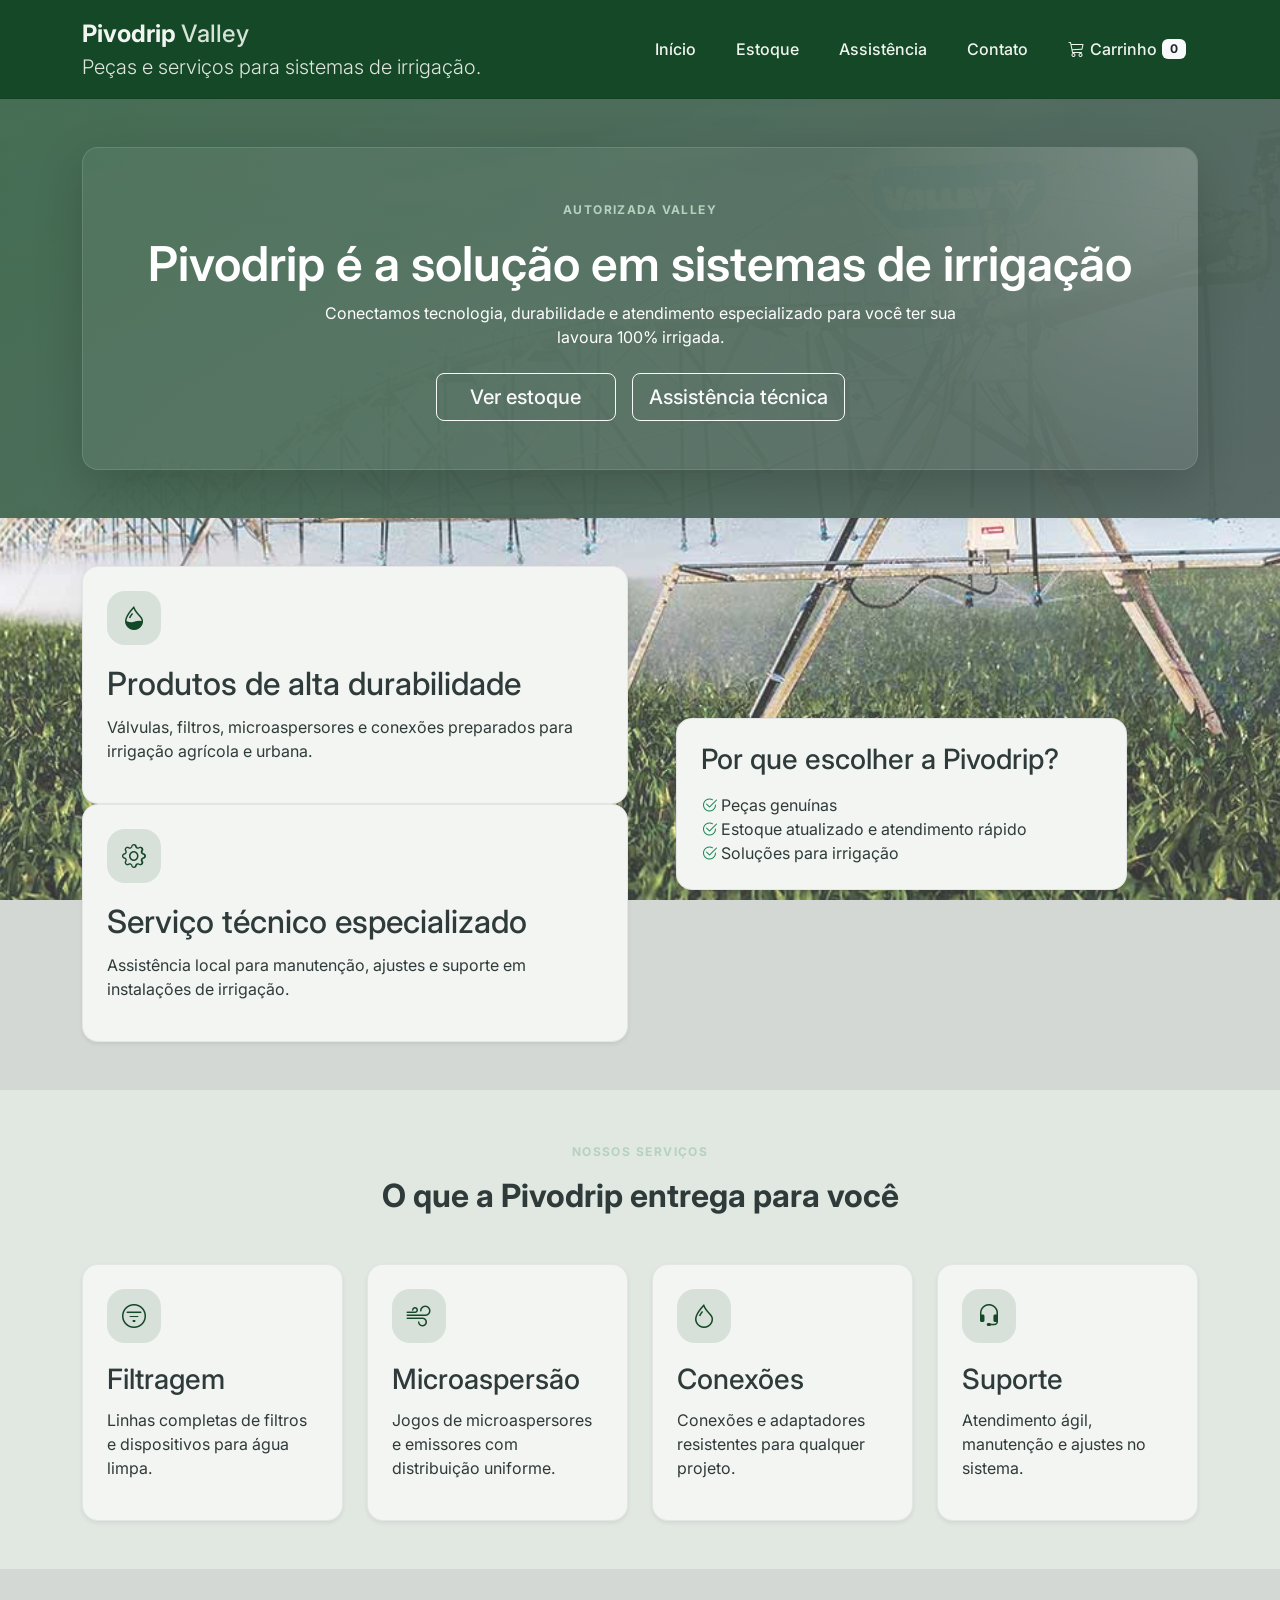
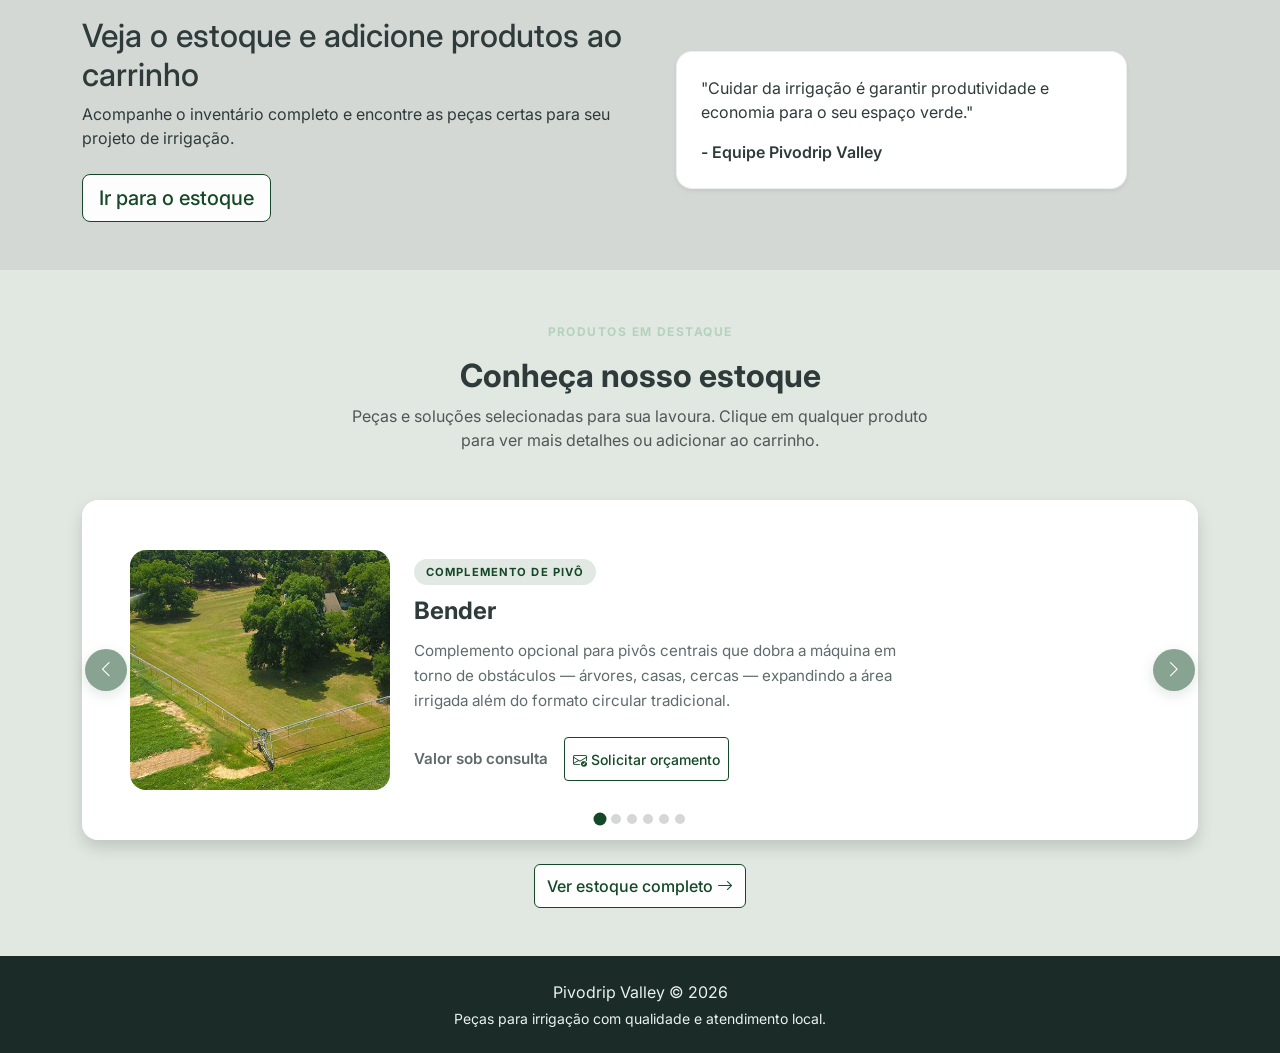
<file: index.html>
<!doctype html>
<html lang="pt-BR">

<head>
  <meta charset="UTF-8" />
  <meta name="viewport" content="width=device-width, initial-scale=1.0" />
  <title>Pivodrip | Soluções em Irrigação</title>
  <link rel="preconnect" href="https://fonts.googleapis.com" />
  <link rel="preconnect" href="https://fonts.gstatic.com" crossorigin />
  <link href="https://fonts.googleapis.com/css2?family=Inter:wght@400;500;600;700&display=swap" rel="stylesheet" />
  <link href="https://cdn.jsdelivr.net/npm/bootstrap@5.3.3/dist/css/bootstrap.min.css" rel="stylesheet" />
  <link href="https://cdn.jsdelivr.net/npm/bootstrap-icons@1.10.5/font/bootstrap-icons.css" rel="stylesheet" />
  <link rel="stylesheet" href="CSS/style.css" />
</head>

<body>
  <header class="cabecalho py-3">
    <div class="container d-flex flex-column flex-md-row align-items-center justify-content-between gap-3">
      <div>
        <a class="marca" href="index.html">Pivodrip <span class="marca-secundaria">Valley</span></a>
        <p class="lead mb-0">Peças e serviços para sistemas de irrigação.</p>
      </div>
      <nav class="menu">
        <a class="item-menu active" href="index.html">Início</a>
        <a class="item-menu" href="estoque.html">Estoque</a>
        <a class="item-menu" href="assistencia.html">Assistência</a>
        <a class="item-menu" href="contato.html">Contato</a>
        <a class="item-menu item-carrinho" href="carrinho.html"><i class="bi bi-cart3"></i> Carrinho
          <span id="cartBadge" class="badge bg-light text-dark">0</span></a>
      </nav>
    </div>
  </header>

  <main>
    <section class="inicio text-white text-center py-5">
      <div class="container">
        <div class="destaque-inicial shadow-lg p-5 rounded-4">
          <span class="subtitulo">Autorizada Valley</span>
          <h1 class="display-5 fw-semibold">
            Pivodrip é a solução em sistemas de irrigação
          </h1>
          <p class="texto-destaque mb-4">
            Conectamos tecnologia, durabilidade e atendimento especializado
            para você ter sua lavoura 100% irrigada.
          </p>
          <div class="grupo-botoes d-flex flex-column flex-sm-row justify-content-center gap-3">
            <a href="estoque.html" class="btn btn-outline-light btn-lg">Ver estoque</a>
            <a href="assistencia.html" class="btn btn-outline-light btn-lg">Assistência técnica</a>
          </div>
        </div>
      </div>
    </section>

    <section class="container py-5">
      <div class="row align-items-center gap-4">
        <div class="col-lg-6">
          <div class="destaque p-4 rounded-4 shadow-sm animate-fade">
            <i class="bi bi-droplet-half icone-destaque"></i>
            <h2>Produtos de alta durabilidade</h2>
            <p>
              Válvulas, filtros, microaspersores e conexões preparados para
              irrigação agrícola e urbana.
            </p>
          </div>
          <div class="destaque p-4 rounded-4 shadow-sm animate-fade delay-1">
            <i class="bi bi-gear icone-destaque"></i>
            <h2>Serviço técnico especializado</h2>
            <p>
              Assistência local para manutenção, ajustes e suporte em
              instalações de irrigação.
            </p>
          </div>
        </div>
        <div class="col-lg-5">
          <div class="caixa-info rounded-4 p-4 shadow-sm animate-fade delay-2">
            <h3 class="mb-3">Por que escolher a Pivodrip?</h3>
            <ul class="list-unstyled mb-0">
              <li>
                <i class="bi bi-check2-circle text-success"></i> Peças
                genuínas
              </li>
              <li>
                <i class="bi bi-check2-circle text-success"></i> Estoque
                atualizado e atendimento rápido
              </li>
              <li>
                <i class="bi bi-check2-circle text-success"></i> Soluções para
                irrigação
              </li>
            </ul>
          </div>
        </div>
      </div>
    </section>

    <section class="bg-secondary-light py-5">
      <div class="container">
        <div class="titulo-secao text-center mb-5">
          <span class="subtitulo">Nossos serviços</span>
          <h2>O que a Pivodrip entrega para você</h2>
        </div>
        <div class="row g-4">
          <div class="col-md-6 col-xl-3">
            <div class="servico p-4 rounded-4 shadow-sm animate-fade">
              <i class="bi bi-filter-circle icone-destaque"></i>
              <h3>Filtragem</h3>
              <p>
                Linhas completas de filtros e dispositivos para água limpa.
              </p>
            </div>
          </div>
          <div class="col-md-6 col-xl-3">
            <div class="servico p-4 rounded-4 shadow-sm animate-fade delay-1">
              <i class="bi bi-wind icone-destaque"></i>
              <h3>Microaspersão</h3>
              <p>
                Jogos de microaspersores e emissores com distribuição
                uniforme.
              </p>
            </div>
          </div>
          <div class="col-md-6 col-xl-3">
            <div class="servico p-4 rounded-4 shadow-sm animate-fade delay-2">
              <i class="bi bi-droplet icone-destaque"></i>
              <h3>Conexões</h3>
              <p>Conexões e adaptadores resistentes para qualquer projeto.</p>
            </div>
          </div>
          <div class="col-md-6 col-xl-3">
            <div class="servico p-4 rounded-4 shadow-sm animate-fade delay-3">
              <i class="bi bi-headset icone-destaque"></i>
              <h3>Suporte</h3>
              <p>
                Atendimento ágil, manutenção e ajustes no
                sistema.
              </p>
            </div>
          </div>
        </div>
      </div>
    </section>

    <section class="container py-5">
      <div class="row align-items-center gap-4">
        <div class="col-lg-6 animate-fade">
          <h2>Veja o estoque e adicione produtos ao carrinho</h2>
          <p class="mb-4">
            Acompanhe o inventário completo e encontre as peças certas para
            seu projeto de irrigação.
          </p>
          <a href="estoque.html" class="btn btn-outline-primary btn-lg">Ir para o estoque</a>
        </div>
        <div class="col-lg-5 animate-fade delay-1">
          <div class="caixa-citacao rounded-4 p-4 shadow-sm">
            <p class="mb-3">
              "Cuidar da irrigação é garantir produtividade e economia para o
              seu espaço verde."
            </p>
            <p class="fw-semibold mb-0">- Equipe Pivodrip Valley</p>
          </div>
        </div>
      </div>
    </section>

    <section class="bg-secondary-light py-5">
      <div class="container">
        <div class="titulo-secao text-center mb-5">
          <span class="subtitulo">Produtos em destaque</span>
          <h2>Conheça nosso estoque</h2>
          <p class="text-muted mx-auto" style="max-width: 600px">
            Peças e soluções selecionadas para sua lavoura. Clique em qualquer
            produto para ver mais detalhes ou adicionar ao carrinho.
          </p>
        </div>

        <div id="carrosselProdutos" class="carousel slide carrossel-produtos" data-bs-ride="carousel"
          data-bs-interval="4500">

          <div class="carousel-indicators carrossel-indicadores">
            <button type="button" data-bs-target="#carrosselProdutos" data-bs-slide-to="0" class="active"
              aria-current="true" aria-label="Bender"></button>
            <button type="button" data-bs-target="#carrosselProdutos" data-bs-slide-to="1"
              aria-label="Estação Meteorológica"></button>
            <button type="button" data-bs-target="#carrosselProdutos" data-bs-slide-to="2"
              aria-label="Pivot Linear"></button>
            <button type="button" data-bs-target="#carrosselProdutos" data-bs-slide-to="3"
              aria-label="IrrigaMágico"></button>
            <button type="button" data-bs-target="#carrosselProdutos" data-bs-slide-to="4"
              aria-label="Pivot 5 Polegadas"></button>
            <button type="button" data-bs-target="#carrosselProdutos" data-bs-slide-to="5"
              aria-label="Pivot Spinner"></button>
          </div>

          <div class="carousel-inner rounded-4 shadow">
            <div class="carousel-item active">
              <div class="carrossel-card d-flex flex-column flex-md-row align-items-center gap-4 p-4 p-md-5">
                <div class="carrossel-imagem-wrap flex-shrink-0">
                  <img src="IMG/bender.jpeg" alt="Bender" class="carrossel-img" />
                </div>
                <div class="carrossel-info flex-grow-1">
                  <span class="badge-categoria">Complemento de pivô</span>
                  <h3 class="carrossel-titulo">Bender</h3>
                  <p class="carrossel-desc">
                    Complemento opcional para pivôs centrais que dobra a máquina em
                    torno de obstáculos — árvores, casas, cercas — expandindo a área
                    irrigada além do formato circular tradicional.
                  </p>
                  <div class="d-flex align-items-center gap-3 mt-4">
                    <span class="carrossel-preco sob-consulta">Valor sob consulta</span>
                    <a href="contato.html" class="btn btn-outline-primary btn-sm">
                      <i class="bi bi-envelope-check me-1"></i>Solicitar orçamento
                    </a>
                  </div>
                </div>
              </div>
            </div>

            <div class="carousel-item">
              <div class="carrossel-card d-flex flex-column flex-md-row align-items-center gap-4 p-4 p-md-5">
                <div class="carrossel-imagem-wrap flex-shrink-0">
                  <img src="IMG/estacao.jpeg" alt="Estação Meteorológica" class="carrossel-img" />
                </div>
                <div class="carrossel-info flex-grow-1">
                  <span class="badge-categoria">Monitoramento</span>
                  <h3 class="carrossel-titulo">Estação Meteorológica Doméstica</h3>
                  <p class="carrossel-desc">
                    Mensura temperatura, umidade, radiação solar, velocidade e direção
                    do vento, volume de chuvas e previsão dos próximos dias — tudo
                    integrado ao Valley Scheduling.
                  </p>
                  <div class="d-flex align-items-center gap-3 mt-4">
                    <span class="carrossel-preco">R$ 25.000,00</span>
                    <button class="btn btn-success btn-sm" data-cart-add data-id="FD02"
                      data-name="Estação Metereológica Doméstica" data-price="25000.00">
                      <i class="bi bi-cart-plus me-1"></i>Adicionar ao carrinho
                    </button>
                  </div>
                </div>
              </div>
            </div>

            <div class="carousel-item">
              <div class="carrossel-card d-flex flex-column flex-md-row align-items-center gap-4 p-4 p-md-5">
                <div class="carrossel-imagem-wrap flex-shrink-0">
                  <img src="IMG/lineares.jpeg" alt="Pivot Linear" class="carrossel-img" />
                </div>
                <div class="carrossel-info flex-grow-1">
                  <span class="badge-categoria">Pivot Central</span>
                  <h3 class="carrossel-titulo">Pivot Linear</h3>
                  <p class="carrossel-desc">
                    Percorre o campo em linha reta ao invés de girar em torno de uma
                    torre central. Disponível nas versões standard, rebocável e
                    giratória para diferentes configurações de campo.
                  </p>
                  <div class="d-flex align-items-center gap-3 mt-4">
                    <span class="carrossel-preco sob-consulta">Valor sob consulta</span>
                    <a href="contato.html" class="btn btn-outline-primary btn-sm">
                      <i class="bi bi-envelope-check me-1"></i>Solicitar orçamento
                    </a>
                  </div>
                </div>
              </div>
            </div>

            <div class="carousel-item">
              <div class="carrossel-card d-flex flex-column flex-md-row align-items-center gap-4 p-4 p-md-5">
                <div class="carrossel-imagem-wrap flex-shrink-0">
                  <img src="IMG/irriga.png" alt="IrrigaMágico" class="carrossel-img" />
                </div>
                <div class="carrossel-info flex-grow-1">
                  <span class="badge-categoria">Automação</span>
                  <h3 class="carrossel-titulo">IrrigaMágico</h3>
                  <p class="carrossel-desc">
                    Irrigação automática programável por dia e horário, sem intervenção
                    manual. Garante eficiência no uso dos recursos hídricos e reduz a
                    dependência de mão de obra no campo.
                  </p>
                  <div class="d-flex align-items-center gap-3 mt-4">
                    <span class="carrossel-preco">R$ 499,99</span>
                    <button class="btn btn-success btn-sm" data-cart-add data-id="AR04" data-name="IrrigaMágico"
                      data-price="499.99">
                      <i class="bi bi-cart-plus me-1"></i>Adicionar ao carrinho
                    </button>
                  </div>
                </div>
              </div>
            </div>

            <div class="carousel-item">
              <div class="carrossel-card d-flex flex-column flex-md-row align-items-center gap-4 p-4 p-md-5">
                <div class="carrossel-imagem-wrap flex-shrink-0">
                  <img src="IMG/polegada.jpeg" alt="Pivot 5 Polegadas" class="carrossel-img" />
                </div>
                <div class="carrossel-info flex-grow-1">
                  <span class="badge-categoria">Pivot Central</span>
                  <h3 class="carrossel-titulo">Pivot 5 Polegadas</h3>
                  <p class="carrossel-desc">
                    Solução de baixo custo ideal para irrigar até 40 hectares com o
                    mesmo design e desempenho de alta qualidade dos demais produtos
                    Valley.
                  </p>
                  <div class="d-flex align-items-center gap-3 mt-4">
                    <span class="carrossel-preco sob-consulta">Valor sob consulta</span>
                    <a href="contato.html" class="btn btn-outline-primary btn-sm">
                      <i class="bi bi-envelope-check me-1"></i>Solicitar orçamento
                    </a>
                  </div>
                </div>
              </div>
            </div>

            <div class="carousel-item">
              <div class="carrossel-card d-flex flex-column flex-md-row align-items-center gap-4 p-4 p-md-5">
                <div class="carrossel-imagem-wrap flex-shrink-0">
                  <img src="IMG/spinner.jpeg" alt="Pivot Spinner" class="carrossel-img" />
                </div>
                <div class="carrossel-info flex-grow-1">
                  <span class="badge-categoria">Pivot sem eletricidade</span>
                  <h3 class="carrossel-titulo">Pivot Spinner</h3>
                  <p class="carrossel-desc">
                    Projetado para pequenos produtores com acesso limitado à
                    eletricidade. Quando o campo exige o melhor mas a infraestrutura
                    não permite serviço elétrico, o Valley Spinner é a escolha certa.
                  </p>
                  <div class="d-flex align-items-center gap-3 mt-4">
                    <span class="carrossel-preco sob-consulta">Valor sob consulta</span>
                    <a href="contato.html" class="btn btn-outline-primary btn-sm">
                      <i class="bi bi-envelope-check me-1"></i>Solicitar orçamento
                    </a>
                  </div>
                </div>
              </div>
            </div>
          </div>

          <button class="carousel-control-prev carrossel-ctrl" type="button" data-bs-target="#carrosselProdutos"
            data-bs-slide="prev">
            <span class="carrossel-ctrl-icon">
              <i class="bi bi-chevron-left"></i>
            </span>
            <span class="visually-hidden">Anterior</span>
          </button>
          <button class="carousel-control-next carrossel-ctrl" type="button" data-bs-target="#carrosselProdutos"
            data-bs-slide="next">
            <span class="carrossel-ctrl-icon">
              <i class="bi bi-chevron-right"></i>
            </span>
            <span class="visually-hidden">Próximo</span>
          </button>
        </div>

        <div class="text-center mt-4">
          <a href="estoque.html" class="btn btn-outline-primary">
            Ver estoque completo <i class="bi bi-arrow-right ms-1"></i>
          </a>
        </div>

      </div>
    </section>
  </main>

  <footer class="site-footer py-4">
    <div class="container text-center">
      <p class="mb-1">Pivodrip Valley &copy; 2026</p>
      <p class="small">
        Peças para irrigação com qualidade e atendimento local.
      </p>
    </div>
  </footer>

  <script src="https://cdn.jsdelivr.net/npm/bootstrap@5.3.3/dist/js/bootstrap.bundle.min.js"></script>
  <script src="JS/cart.js"></script>
</body>

</html>
</file>
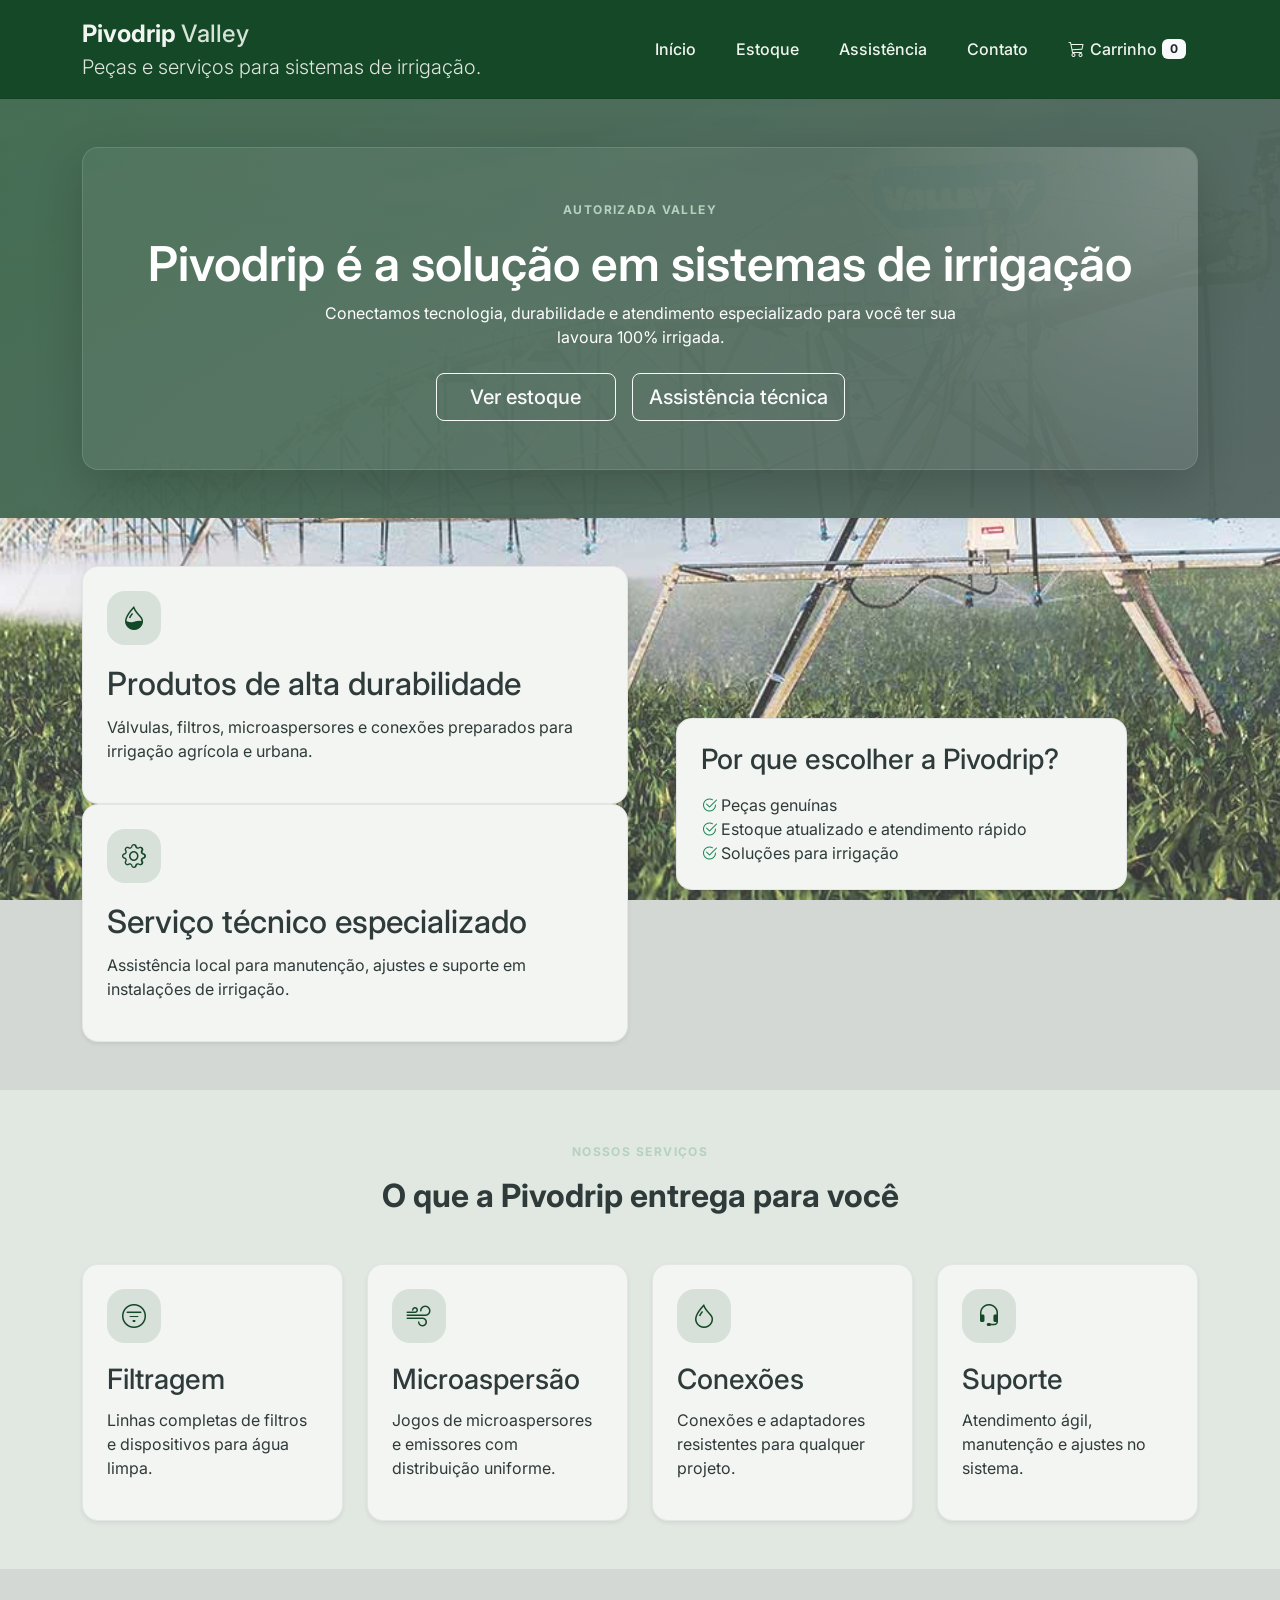
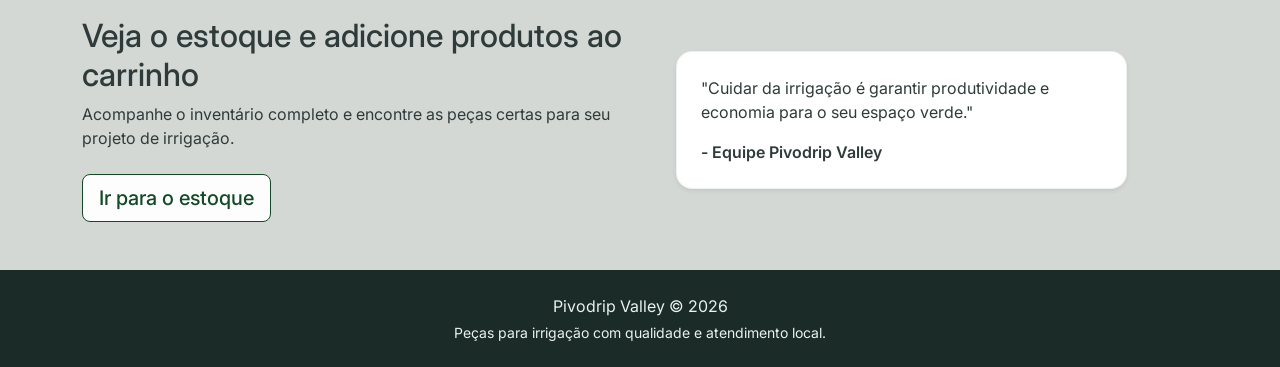
<file: pivodrip/index.html>
<!doctype html>
<html lang="pt-BR">

<head>
  <meta charset="UTF-8" />
  <meta name="viewport" content="width=device-width, initial-scale=1.0" />
  <title>Pivodrip | Soluções em Irrigação</title>
  <link rel="preconnect" href="https://fonts.googleapis.com" />
  <link rel="preconnect" href="https://fonts.gstatic.com" crossorigin />
  <link href="https://fonts.googleapis.com/css2?family=Inter:wght@400;500;600;700&display=swap" rel="stylesheet" />
  <link href="https://cdn.jsdelivr.net/npm/bootstrap@5.3.3/dist/css/bootstrap.min.css" rel="stylesheet" />
  <link href="https://cdn.jsdelivr.net/npm/bootstrap-icons@1.10.5/font/bootstrap-icons.css" rel="stylesheet" />
  <link rel="stylesheet" href="CSS/style.css" />
</head>

<body>
  <header class="cabecalho py-3">
    <div class="container d-flex flex-column flex-md-row align-items-center justify-content-between gap-3">
      <div>
        <a class="marca" href="index.html">Pivodrip <span class="marca-secundaria">Valley</span></a>
        <p class="lead mb-0">Peças e serviços para sistemas de irrigação.</p>
      </div>
      <nav class="menu">
        <a class="item-menu active" href="index.html">Início</a>
        <a class="item-menu" href="estoque.html">Estoque</a>
        <a class="item-menu" href="assistencia.html">Assistência</a>
        <a class="item-menu" href="contato.html">Contato</a>
        <a class="item-menu item-carrinho" href="carrinho.html"><i class="bi bi-cart3"></i> Carrinho
          <span id="cartBadge" class="badge bg-light text-dark">0</span></a>
      </nav>
    </div>
  </header>

  <main>
    <section class="inicio text-white text-center py-5">
      <div class="container">
        <div class="destaque-inicial shadow-lg p-5 rounded-4">
          <span class="subtitulo">Autorizada Valley</span>
          <h1 class="display-5 fw-semibold">
            Pivodrip é a solução em sistemas de irrigação
          </h1>
          <p class="texto-destaque mb-4">
            Conectamos tecnologia, durabilidade e atendimento especializado
            para você ter sua lavoura 100% irrigada.
          </p>
          <div class="grupo-botoes d-flex flex-column flex-sm-row justify-content-center gap-3">
            <a href="estoque.html" class="btn btn-outline-light btn-lg">Ver estoque</a>
            <a href="assistencia.html" class="btn btn-outline-light btn-lg">Assistência técnica</a>
          </div>
        </div>
      </div>
    </section>

    <section class="container py-5">
      <div class="row align-items-center gap-4">
        <div class="col-lg-6">
          <div class="destaque p-4 rounded-4 shadow-sm animate-fade">
            <i class="bi bi-droplet-half icone-destaque"></i>
            <h2>Produtos de alta durabilidade</h2>
            <p>
              Válvulas, filtros, microaspersores e conexões preparados para
              irrigação agrícola e urbana.
            </p>
          </div>
          <div class="destaque p-4 rounded-4 shadow-sm animate-fade delay-1">
            <i class="bi bi-gear icone-destaque"></i>
            <h2>Serviço técnico especializado</h2>
            <p>
              Assistência local para manutenção, ajustes e suporte em
              instalações de irrigação.
            </p>
          </div>
        </div>
        <div class="col-lg-5">
          <div class="caixa-info rounded-4 p-4 shadow-sm animate-fade delay-2">
            <h3 class="mb-3">Por que escolher a Pivodrip?</h3>
            <ul class="list-unstyled mb-0">
              <li>
                <i class="bi bi-check2-circle text-success"></i> Peças
                genuínas
              </li>
              <li>
                <i class="bi bi-check2-circle text-success"></i> Estoque
                atualizado e atendimento rápido
              </li>
              <li>
                <i class="bi bi-check2-circle text-success"></i> Soluções para
                irrigação
              </li>
            </ul>
          </div>
        </div>
      </div>
    </section>

    <section class="bg-secondary-light py-5">
      <div class="container">
        <div class="titulo-secao text-center mb-5">
          <span class="subtitulo">Nossos serviços</span>
          <h2>O que a Pivodrip entrega para você</h2>
        </div>
        <div class="row g-4">
          <div class="col-md-6 col-xl-3">
            <div class="servico p-4 rounded-4 shadow-sm animate-fade">
              <i class="bi bi-filter-circle icone-destaque"></i>
              <h3>Filtragem</h3>
              <p>
                Linhas completas de filtros e dispositivos para água limpa.
              </p>
            </div>
          </div>
          <div class="col-md-6 col-xl-3">
            <div class="servico p-4 rounded-4 shadow-sm animate-fade delay-1">
              <i class="bi bi-wind icone-destaque"></i>
              <h3>Microaspersão</h3>
              <p>
                Jogos de microaspersores e emissores com distribuição
                uniforme.
              </p>
            </div>
          </div>
          <div class="col-md-6 col-xl-3">
            <div class="servico p-4 rounded-4 shadow-sm animate-fade delay-2">
              <i class="bi bi-droplet icone-destaque"></i>
              <h3>Conexões</h3>
              <p>Conexões e adaptadores resistentes para qualquer projeto.</p>
            </div>
          </div>
          <div class="col-md-6 col-xl-3">
            <div class="servico p-4 rounded-4 shadow-sm animate-fade delay-3">
              <i class="bi bi-headset icone-destaque"></i>
              <h3>Suporte</h3>
              <p>
                Atendimento ágil, manutenção e ajustes no
                sistema.
              </p>
            </div>
          </div>
        </div>
      </div>
    </section>

    <section class="container py-5">
      <div class="row align-items-center gap-4">
        <div class="col-lg-6 animate-fade">
          <h2>Veja o estoque e adicione produtos ao carrinho</h2>
          <p class="mb-4">
            Acompanhe o inventário completo e encontre as peças certas para
            seu projeto de irrigação.
          </p>
          <a href="estoque.html" class="btn btn-outline-primary btn-lg">Ir para o estoque</a>
        </div>
        <div class="col-lg-5 animate-fade delay-1">
          <div class="caixa-citacao rounded-4 p-4 shadow-sm">
            <p class="mb-3">
              "Cuidar da irrigação é garantir produtividade e economia para o
              seu espaço verde."
            </p>
            <p class="fw-semibold mb-0">- Equipe Pivodrip Valley</p>
          </div>
        </div>
      </div>
    </section>
  </main>

  <footer class="site-footer py-4">
    <div class="container text-center">
      <p class="mb-1">Pivodrip Valley &copy; 2026</p>
      <p class="small">
        Peças para irrigação com qualidade e atendimento local.
      </p>
    </div>
  </footer>

  <script src="https://cdn.jsdelivr.net/npm/bootstrap@5.3.3/dist/js/bootstrap.bundle.min.js"></script>
  <script src="JS/cart.js"></script>
</body>

</html>
</file>
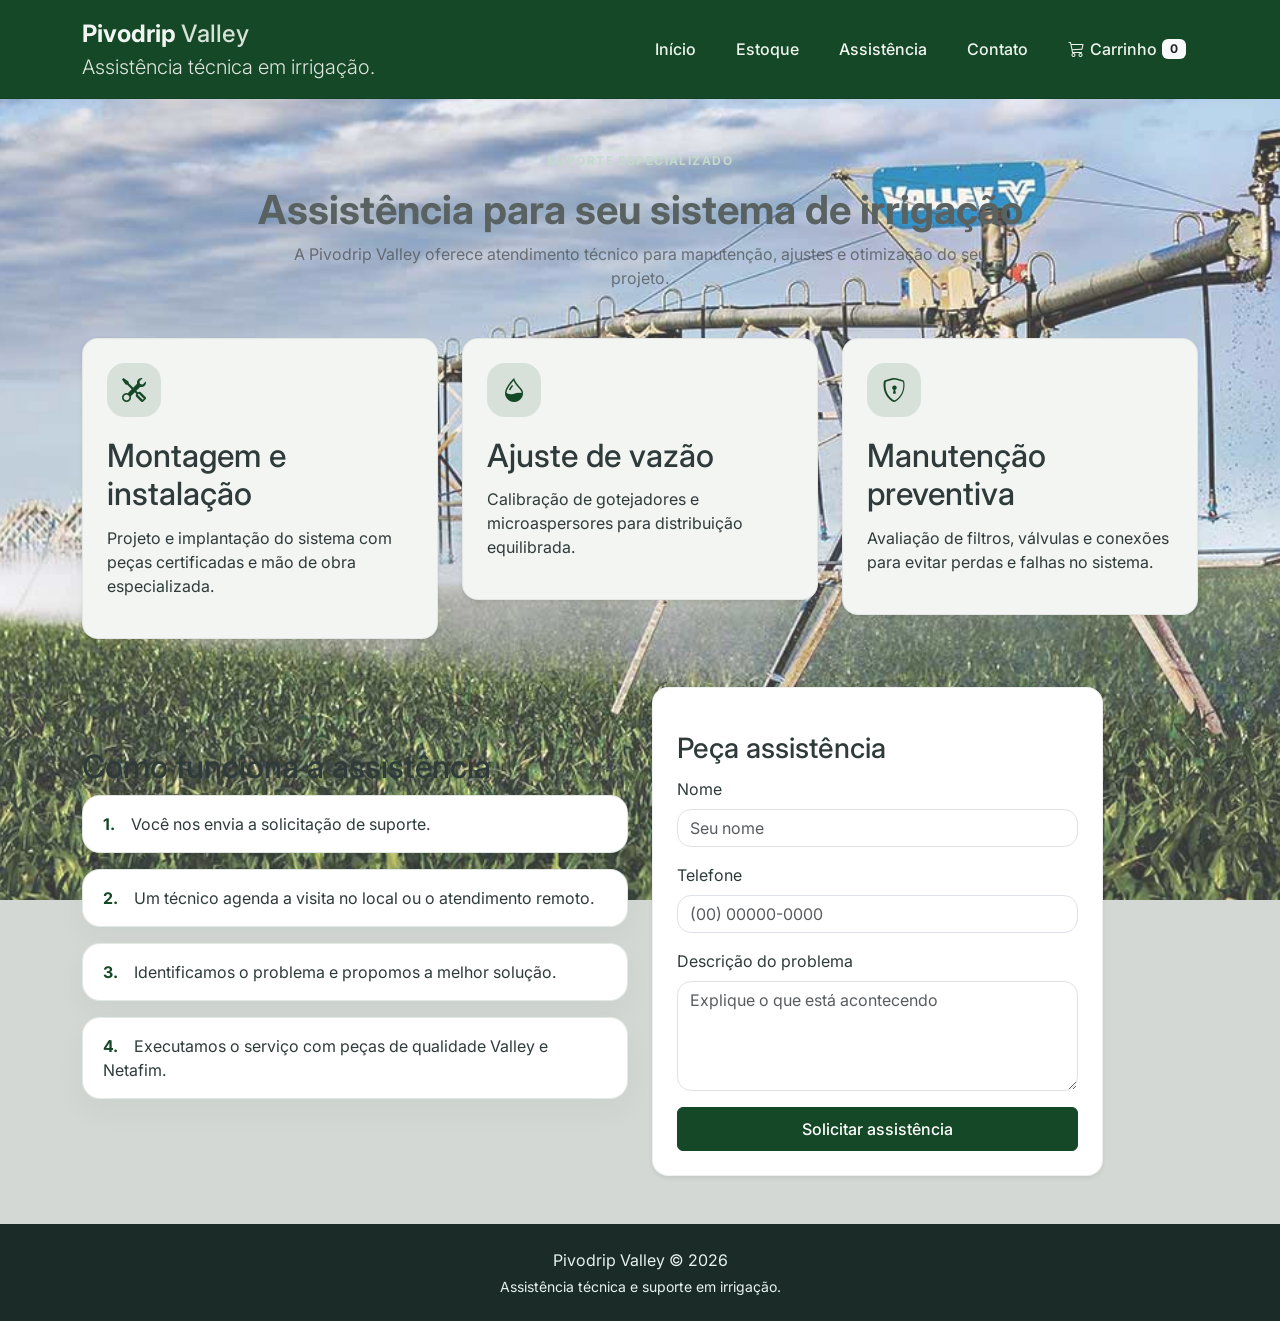
<file: assistencia.html>
<!DOCTYPE html>
<html lang="pt-BR">
<head>
  <meta charset="UTF-8">
  <meta name="viewport" content="width=device-width, initial-scale=1.0">
  <title>Assistência | Pivodrip</title>
  <link rel="preconnect" href="https://fonts.googleapis.com">
  <link rel="preconnect" href="https://fonts.gstatic.com" crossorigin>
  <link href="https://fonts.googleapis.com/css2?family=Inter:wght@400;500;600;700&display=swap" rel="stylesheet">
  <link href="https://cdn.jsdelivr.net/npm/bootstrap@5.3.3/dist/css/bootstrap.min.css" rel="stylesheet">
  <link href="https://cdn.jsdelivr.net/npm/bootstrap-icons@1.10.5/font/bootstrap-icons.css" rel="stylesheet">
  <link rel="stylesheet" href="CSS/style.css">
</head>
<body>
  <header class="cabecalho py-3">
    <div class="container d-flex flex-column flex-md-row align-items-center justify-content-between gap-3">
      <div>
        <a class="marca" href="index.html">Pivodrip <span class="marca-secundaria">Valley</span></a>
        <p class="lead mb-0">Assistência técnica em irrigação.</p>
      </div>
      <nav class="menu">
        <a class="item-menu" href="index.html">Início</a>
        <a class="item-menu" href="estoque.html">Estoque</a>
        <a class="item-menu active" href="assistencia.html">Assistência</a>
        <a class="item-menu" href="contato.html">Contato</a>
        <a class="item-menu item-carrinho" href="carrinho.html"><i class="bi bi-cart3"></i> Carrinho <span id="cartBadge" class="badge bg-light text-dark">0</span></a>
      </nav>
    </div>
  </header>

  <main class="container py-5">
    <div class="titulo-secao text-center mb-5">
      <span class="subtitulo">Suporte especializado</span>
      <h1>Assistência para seu sistema de irrigação</h1>
      <p class="text-muted mx-auto" style="max-width: 740px;">A Pivodrip Valley oferece atendimento técnico para manutenção, ajustes e otimização do seu projeto.</p>
    </div>

    <div class="row g-4 mb-5">
      <div class="col-md-4">
        <div class="cartao-suporte rounded-4 p-4 shadow-sm animate-fade">
          <i class="bi bi-tools icone-destaque"></i>
          <h2>Montagem e instalação</h2>
          <p>Projeto e implantação do sistema com peças certificadas e mão de obra especializada.</p>
        </div>
      </div>
      <div class="col-md-4">
        <div class="cartao-suporte rounded-4 p-4 shadow-sm animate-fade delay-1">
          <i class="bi bi-droplet-half icone-destaque"></i>
          <h2>Ajuste de vazão</h2>
          <p>Calibração de gotejadores e microaspersores para distribuição equilibrada.</p>
        </div>
      </div>
      <div class="col-md-4">
        <div class="cartao-suporte rounded-4 p-4 shadow-sm animate-fade delay-2">
          <i class="bi bi-shield-lock icone-destaque"></i>
          <h2>Manutenção preventiva</h2>
          <p>Avaliação de filtros, válvulas e conexões para evitar perdas e falhas no sistema.</p>
        </div>
      </div>
    </div>

    <div class="row g-4 align-items-center">
      <div class="col-lg-6 animate-fade">
        <h2>Como funciona a assistência</h2>
        <ol class="assist-list">
          <li><strong>1.</strong> Você nos envia a solicitação de suporte.</li>
          <li><strong>2.</strong> Um técnico agenda a visita no local ou o atendimento remoto.</li>
          <li><strong>3.</strong> Identificamos o problema e propomos a melhor solução.</li>
          <li><strong>4.</strong> Executamos o serviço com peças de qualidade Valley e Netafim.</li>
        </ol>
      </div>
      <div class="col-lg-5 animate-fade delay-1">
        <div class="formulario-assistencia rounded-4 p-4 shadow-sm">
          <h3>Peça assistência</h3>
          <form>
            <div class="mb-3">
              <label for="nomeAssistencia" class="form-label">Nome</label>
              <input type="text" class="form-control" id="nomeAssistencia" placeholder="Seu nome">
            </div>
            <div class="mb-3">
              <label for="telefoneAssistencia" class="form-label">Telefone</label>
              <input type="tel" class="form-control" id="telefoneAssistencia" placeholder="(00) 00000-0000">
            </div>
            <div class="mb-3">
              <label for="descricao" class="form-label">Descrição do problema</label>
              <textarea class="form-control" id="descricao" rows="4" placeholder="Explique o que está acontecendo"></textarea>
            </div>
            <button type="submit" class="btn btn-primary w-100">Solicitar assistência</button>
          </form>
        </div>
      </div>
    </div>
  </main>

  <footer class="site-footer py-4">
    <div class="container text-center">
      <p class="mb-1">Pivodrip Valley &copy; 2026</p>
      <p class="small">Assistência técnica e suporte em irrigação.</p>
    </div>
  </footer>

  <script src="https://cdn.jsdelivr.net/npm/bootstrap@5.3.3/dist/js/bootstrap.bundle.min.js"></script>
  <script src="JS/cart.js"></script>
</body>
</html>
</file>
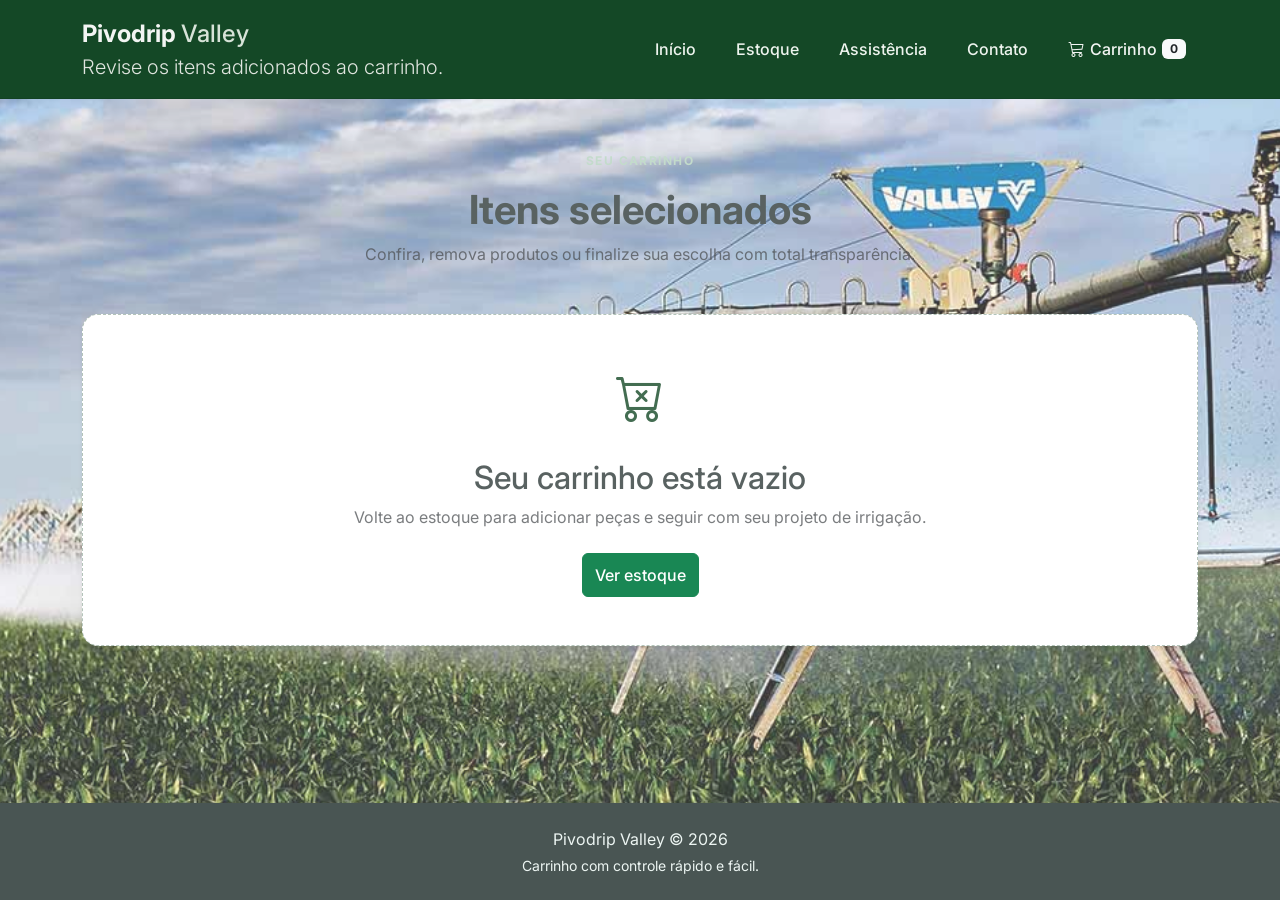
<file: carrinho.html>
<!DOCTYPE html>
<html lang="pt-BR">
<head>
  <meta charset="UTF-8">
  <meta name="viewport" content="width=device-width, initial-scale=1.0">
  <title>Carrinho | Pivodrip</title>
  <link rel="preconnect" href="https://fonts.googleapis.com">
  <link rel="preconnect" href="https://fonts.gstatic.com" crossorigin>
  <link href="https://fonts.googleapis.com/css2?family=Inter:wght@400;500;600;700&display=swap" rel="stylesheet">
  <link href="https://cdn.jsdelivr.net/npm/bootstrap@5.3.3/dist/css/bootstrap.min.css" rel="stylesheet">
  <link href="https://cdn.jsdelivr.net/npm/bootstrap-icons@1.10.5/font/bootstrap-icons.css" rel="stylesheet">
  <link rel="stylesheet" href="CSS/style.css">
  <style>
    html, body {
      height: 100%;
    }
    body {
      display: flex;
      flex-direction: column;
    }
    main {
      flex: 1;
    }
    .site-footer {
      margin-top: auto;
    }
    
    /*animação slide*/
    .cart-table, .cart-summary {
      animation: slideIn 0.5s ease-out;
    }
    
    @keyframes slideIn {
      from {
        opacity: 0;
        transform: translateY(10px);
      }
      to {
        opacity: 1;
        transform: translateY(0);
      }
    }
    
    /*hover*/
    .btn {
      transition: all 0.3s ease;
    }
    
    .btn-success:hover, .btn-primary:hover {
      transform: translateY(-2px);
      box-shadow: 0 6px 16px #00000026;
    }
    
    .btn-outline-danger:hover {
      transform: scale(1.05);
    }
    
    /******************************otimização***********************************/
    @media (max-width: 992px) {
      .cart-summary {
        margin-top: 2rem;
      }
    }

    @media (max-width: 768px) {
      .table {
        font-size: 0.9rem;
      }
      
      th {
        padding: 0.75rem !important;
      }
      
      td {
        padding: 0.75rem !important;
      }
      
      .btn-sm {
        padding: 0.35rem 0.55rem;
        font-size: 0.8rem;
      }
      
      .cart-summary {
        padding: 1.5rem;
      }
      
      .cart-summary h3 {
        font-size: 1.1rem;
      }

      .cart-table table thead th {
        padding: 0.85rem 0.65rem !important;
        font-size: 0.9rem;
      }

      .cart-table table tbody td {
        padding: 0.85rem 0.65rem !important;
        font-size: 0.9rem;
      }
    }

    @media (max-width: 576px) {
      .table {
        font-size: 0.8rem;
      }

      th, td {
        padding: 0.6rem 0.5rem !important;
      }

      .btn-sm {
        padding: 0.3rem 0.45rem;
        font-size: 0.7rem;
      }

      .cart-summary {
        padding: 1.25rem;
      }

      .cart-summary h3 {
        font-size: 1rem;
      }

      .cart-summary p {
        font-size: 0.9rem;
      }

      .cart-empty {
        padding: 2rem 1rem;
      }

      .cart-empty i {
        font-size: 2.5rem;
      }

      .cart-empty h2 {
        font-size: 1.25rem;
        margin-top: 1rem;
      }

      .cart-empty p {
        font-size: 0.9rem;
      }

      .cart-table table thead th {
        padding: 0.6rem 0.45rem !important;
        font-size: 0.75rem;
      }

      .cart-table table tbody td {
        padding: 0.6rem 0.45rem !important;
        font-size: 0.8rem;
      }

      .cart-table {
        border-radius: 12px;
      }

      .btn {
        font-size: 0.85rem;
        padding: 0.5rem 0.9rem;
      }

      .btn-lg {
        padding: 0.6rem 1.2rem !important;
        font-size: 0.9rem !important;
      }
    }

    @media (max-width: 480px) {
      .table {
        font-size: 0.75rem;
      }

      th, td {
        padding: 0.5rem 0.35rem !important;
      }

      .btn-sm {
        padding: 0.25rem 0.4rem;
        font-size: 0.65rem;
      }

      .cart-summary {
        padding: 1rem;
      }

      .cart-summary h3 {
        font-size: 0.95rem;
      }

      .cart-empty {
        padding: 1.5rem 0.75rem;
      }

      .cart-empty i {
        font-size: 2rem;
      }

      .cart-table {
        border-radius: 10px;
      }
    }
  </style>
</head>
<body data-cart-page="true">
  <header class="cabecalho py-3">
    <div class="container d-flex flex-column flex-md-row align-items-center justify-content-between gap-3">
      <div>
        <a class="marca" href="index.html">Pivodrip <span class="marca-secundaria">Valley</span></a>
        <p class="lead mb-0">Revise os itens adicionados ao carrinho.</p>
      </div>
      <nav class="menu">
        <a class="item-menu" href="index.html">Início</a>
        <a class="item-menu" href="estoque.html">Estoque</a>
        <a class="item-menu" href="assistencia.html">Assistência</a>
        <a class="item-menu" href="contato.html">Contato</a>
        <a class="item-menu item-carrinho active" href="carrinho.html"><i class="bi bi-cart3"></i> Carrinho <span id="cartBadge" class="badge bg-light text-dark">0</span></a>
      </nav>
    </div>
  </header>

  <main class="container py-5">
    <div class="titulo-secao text-center mb-5">
      <span class="subtitulo">Seu carrinho</span>
      <h1>Itens selecionados</h1>
      <p class="text-muted mx-auto" style="max-width: 720px;">Confira, remova produtos ou finalize sua escolha com total transparência.</p>
    </div>

    <div id="cartContent">
      <div class="cart-empty rounded-4 shadow-sm">
        <i class="bi bi-cart-x"></i>
        <h2 class="mt-4">Seu carrinho está vazio</h2>
        <p class="text-muted mb-4">Volte ao estoque para adicionar peças e seguir com seu projeto de irrigação.</p>
        <a href="estoque.html" class="btn btn-primary">Ver estoque</a>
      </div>
    </div>
  </main>

  <footer class="site-footer py-4">
    <div class="container text-center">
      <p class="mb-1">Pivodrip Valley &copy; 2026</p>
      <p class="small">Carrinho com controle rápido e fácil.</p>
    </div>
  </footer>

  <script src="https://cdn.jsdelivr.net/npm/bootstrap@5.3.3/dist/js/bootstrap.bundle.min.js"></script>
  <script>
    //script pra renderizar carrinho na página, controlar quantidade e remover itens
    const CART_KEY = 'pivodripCart';
    const cart = JSON.parse(localStorage.getItem(CART_KEY) || '[]');
    
    const cartContent = document.getElementById('cartContent');
    const cartBadge = document.getElementById('cartBadge');
    
    function formatCurrency(value) {
      return new Intl.NumberFormat('pt-BR', { 
        style: 'currency', 
        currency: 'BRL' 
      }).format(value);
    }
    
    function removeFromCart(index) {
      cart.splice(index, 1);
      localStorage.setItem(CART_KEY, JSON.stringify(cart));
      renderCart();
      updateBadge();
    }
    
    function decreaseQuantity(index) {
      if (cart[index].quantity > 1) {
        cart[index].quantity -= 1;
      } else {
        removeFromCart(index);
        return;
      }
      localStorage.setItem(CART_KEY, JSON.stringify(cart));
      renderCart();
      updateBadge();
    }
    
    function increaseQuantity(index) {
      cart[index].quantity += 1;
      localStorage.setItem(CART_KEY, JSON.stringify(cart));
      renderCart();
      updateBadge();
    }
    
    function clearCart() {
      if (confirm('Deseja limpar todo o carrinho?')) {
        cart.length = 0;
        localStorage.setItem(CART_KEY, JSON.stringify(cart));
        renderCart();
        updateBadge();
      }
    }
    
    function updateBadge() {
      const total = cart.reduce((sum, item) => sum + item.quantity, 0);
      cartBadge.textContent = total;
    }
    
    function renderCart() {
      if (cart.length === 0) {
        cartContent.innerHTML = `
          <div class="cart-empty rounded-4 shadow-sm">
            <i class="bi bi-cart-x"></i>
            <h2 class="mt-4">Seu carrinho está vazio</h2>
            <p class="text-muted mb-4">Volte ao estoque para adicionar peças e seguir com seu projeto de irrigação.</p>
            <a href="estoque.html" class="btn btn-success">Ver estoque</a>
          </div>
        `;
        return;
      }
      
      const total = cart.reduce((sum, item) => sum + item.price * item.quantity, 0);
      const itemCount = cart.reduce((sum, item) => sum + item.quantity, 0);
      
      let cartHTML = `
        <div class="row g-4">
          <div class="col-lg-8">
            <div class="cart-table overflow-hidden rounded-4">
              <table class="table mb-0">
                <thead class="table-light">
                  <tr>
                    <th>Produto</th>
                    <th>Preço</th>
                    <th style="text-align: center;">Quantidade</th>
                    <th>Total</th>
                    <th>Ação</th>
                  </tr>
                </thead>
                <tbody>
      `;
      
      cart.forEach((item, index) => {
        const itemTotal = item.price * item.quantity;
        cartHTML += `
          <tr>
            <td>
              <strong>${item.name}</strong>
            </td>
            <td>${formatCurrency(item.price)}</td>
            <td>
              <div class="d-flex align-items-center justify-content-center gap-1 flex-wrap">
                <button class="btn btn-sm btn-outline-secondary" onclick="decreaseQuantity(${index})" style="width: 32px; height: 32px; padding: 0;" title="Diminuir quantidade">
                  <i class="bi bi-dash"></i>
                </button>
                <span class="badge bg-light text-dark" style="font-size: 0.9rem; min-width: 40px; text-align: center;">${item.quantity}</span>
                <button class="btn btn-sm btn-outline-success" onclick="increaseQuantity(${index})" style="width: 32px; height: 32px; padding: 0;" title="Aumentar quantidade">
                  <i class="bi bi-plus"></i>
                </button>
              </div>
            </td>
            <td><strong>${formatCurrency(itemTotal)}</strong></td>
            <td>
              <button class="btn btn-sm btn-outline-danger" onclick="removeFromCart(${index})">
                <i class="bi bi-trash"></i>
              </button>
            </td>
          </tr>
        `;
      });
      
      cartHTML += `
                </tbody>
              </table>
            </div>
          </div>
          <div class="col-lg-4">
            <div class="cart-summary rounded-4 shadow-sm">
              <h3 class="mb-4">Resumo do Pedido</h3>
              <div class="mb-3">
                <div class="d-flex justify-content-between mb-2">
                  <span>Quantidade de itens:</span>
                  <strong>${itemCount}</strong>
                </div>
                <hr>
                <div class="d-flex justify-content-between mb-3">
                  <span class="fs-5">Total:</span>
                  <strong class="fs-4" style="color: var(--pivo-green);">${formatCurrency(total)}</strong>
                </div>
              </div>
              <button class="btn btn-outline-danger w-100 mb-3" onclick="clearCart()">
                <i class="bi bi-trash"></i> Limpar carrinho
              </button>
              <a href="contato.html" class="btn btn-success w-100">
                <i class="bi bi-check-circle"></i> Finalizar compra
              </a>
            </div>
          </div>
        </div>
      `;
      
      cartContent.innerHTML = cartHTML;
    }
    
    //renderizar junto com a página e atualizar badge
    renderCart();
    updateBadge();
  </script>
</body>
</html>
</file>
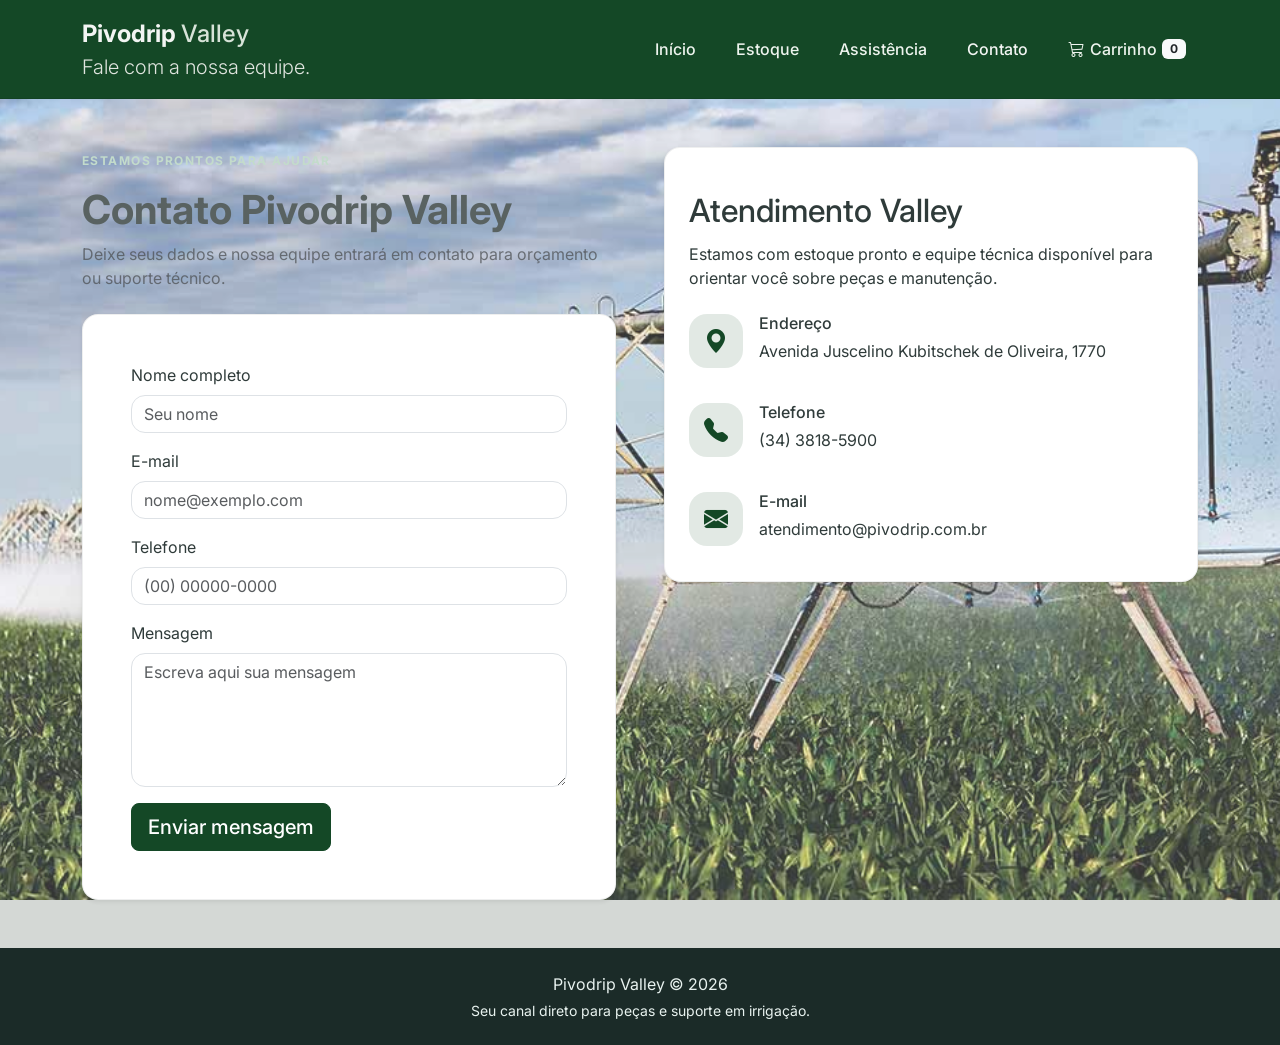
<file: contato.html>
<!DOCTYPE html>
<html lang="pt-BR">

<head>
  <meta charset="UTF-8">
  <meta name="viewport" content="width=device-width, initial-scale=1.0">
  <title>Contato | Pivodrip</title>
  <link rel="preconnect" href="https://fonts.googleapis.com">
  <link rel="preconnect" href="https://fonts.gstatic.com" crossorigin>
  <link href="https://fonts.googleapis.com/css2?family=Inter:wght@400;500;600;700&display=swap" rel="stylesheet">
  <link href="https://cdn.jsdelivr.net/npm/bootstrap@5.3.3/dist/css/bootstrap.min.css" rel="stylesheet">
  <link href="https://cdn.jsdelivr.net/npm/bootstrap-icons@1.10.5/font/bootstrap-icons.css" rel="stylesheet">
  <link rel="stylesheet" href="CSS/style.css">
</head>

<body>
  <header class="cabecalho py-3">
    <div class="container d-flex flex-column flex-md-row align-items-center justify-content-between gap-3">
      <div>
        <a class="marca" href="index.html">Pivodrip <span class="marca-secundaria">Valley</span></a>
        <p class="lead mb-0">Fale com a nossa equipe.</p>
      </div>
      <nav class="menu">
        <a class="item-menu" href="index.html">Início</a>
        <a class="item-menu" href="estoque.html">Estoque</a>
        <a class="item-menu" href="assistencia.html">Assistência</a>
        <a class="item-menu active" href="contato.html">Contato</a>
        <a class="item-menu item-carrinho" href="carrinho.html"><i class="bi bi-cart3"></i> Carrinho <span
            id="cartBadge" class="badge bg-light text-dark">0</span></a>
      </nav>
    </div>
  </header>

  <main class="container py-5">
    <div class="row g-5">
      <div class="col-lg-6">
        <div class="titulo-secao mb-4">
          <span class="subtitulo">Estamos prontos para ajudar</span>
          <h1>Contato Pivodrip Valley</h1>
          <p class="text-muted">Deixe seus dados e nossa equipe entrará em contato para orçamento ou suporte técnico.
          </p>
        </div>

        <form class="formulario-contato rounded-4 p-4 p-md-5 shadow-sm animate-fade">
          <div class="mb-3">
            <label for="nome" class="form-label">Nome completo</label>
            <input type="text" class="form-control" id="nome" placeholder="Seu nome" required>
          </div>
          <div class="mb-3">
            <label for="email" class="form-label">E-mail</label>
            <input type="email" class="form-control" id="email" placeholder="nome@exemplo.com" required>
          </div>
          <div class="mb-3">
            <label for="telefone" class="form-label">Telefone</label>
            <input type="tel" class="form-control" id="telefone" placeholder="(00) 00000-0000">
          </div>
          <div class="mb-3">
            <label for="mensagem" class="form-label">Mensagem</label>
            <textarea class="form-control" id="mensagem" rows="5" placeholder="Escreva aqui sua mensagem"></textarea>
          </div>
          <button type="submit" class="btn btn-primary btn-lg">Enviar mensagem</button>
        </form>
      </div>

      <div class="col-lg-6">
        <div class="painel-informacao rounded-4 p-4 shadow-sm animate-fade delay-1">
          <h2>Atendimento Valley</h2>
          <p class="mb-4">Estamos com estoque pronto e equipe técnica disponível para orientar você sobre peças e
            manutenção.</p>
          <div class="contact-details">
            <div class="detail-item mb-4">
              <i class="bi bi-geo-alt-fill"></i>
              <div>
                <h3>Endereço</h3>
                <p>Avenida Juscelino Kubitschek de Oliveira, 1770</p>
              </div>
            </div>
            <div class="detail-item mb-4">
              <i class="bi bi-telephone-fill"></i>
              <div>
                <h3>Telefone</h3>
                <p>(34) 3818-5900</p>
              </div>
            </div>
            <div class="detail-item">
              <i class="bi bi-envelope-fill"></i>
              <div>
                <h3>E-mail</h3>
                <p>atendimento@pivodrip.com.br</p>
              </div>
            </div>
          </div>
        </div>
      </div>
    </div>
  </main>

  <footer class="site-footer py-4">
    <div class="container text-center">
      <p class="mb-1">Pivodrip Valley &copy; 2026</p>
      <p class="small">Seu canal direto para peças e suporte em irrigação.</p>
    </div>
  </footer>

  <script src="https://cdn.jsdelivr.net/npm/bootstrap@5.3.3/dist/js/bootstrap.bundle.min.js"></script>
  <script src="JS/cart.js"></script>
</body>

</html>
</file>
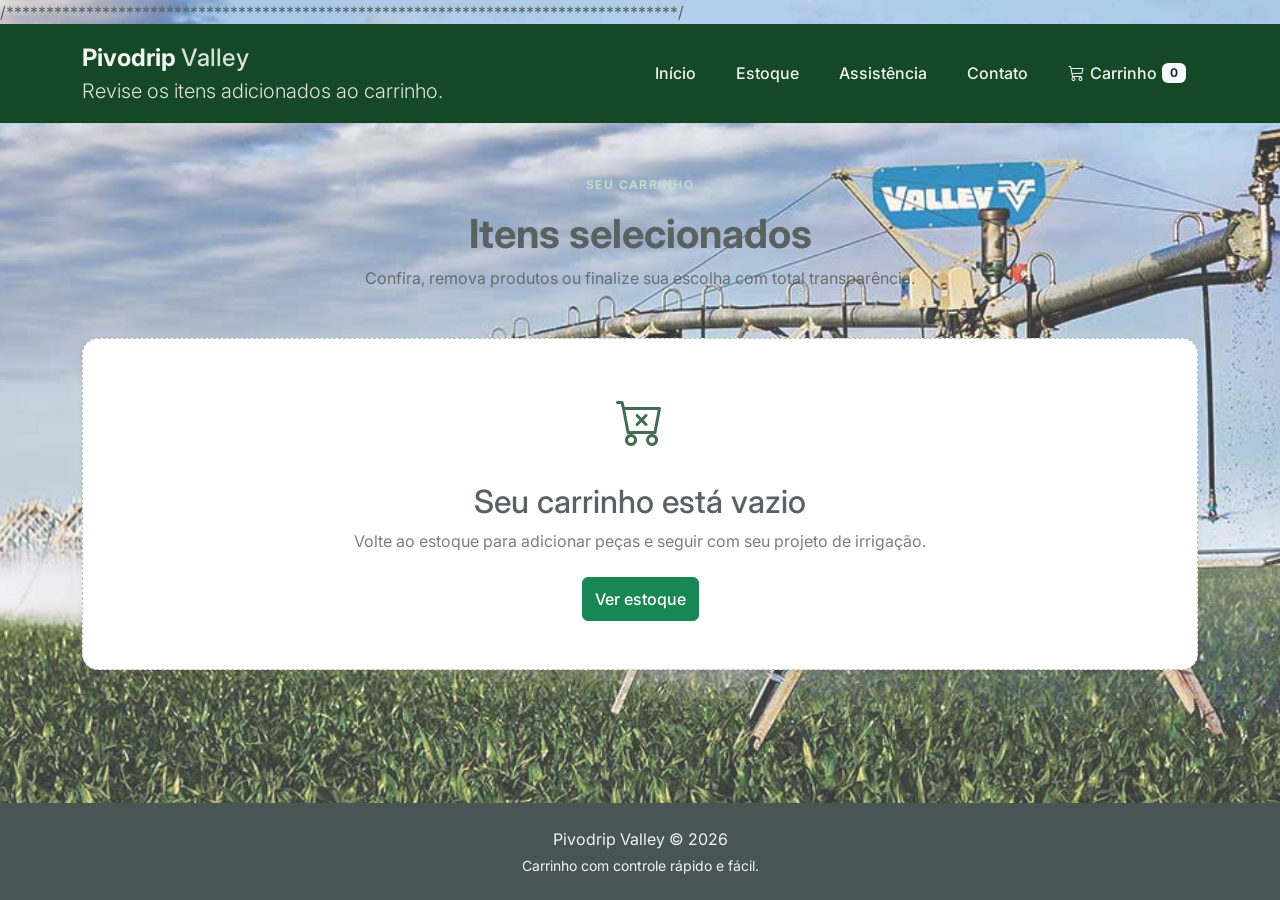
<file: pivodrip/carrinho.html>
<!DOCTYPE html>
<html lang="pt-BR">
<head>
  <meta charset="UTF-8">
  <meta name="viewport" content="width=device-width, initial-scale=1.0">
  <title>Carrinho | Pivodrip</title>
  <link rel="preconnect" href="https://fonts.googleapis.com">
  <link rel="preconnect" href="https://fonts.gstatic.com" crossorigin>
  <link href="https://fonts.googleapis.com/css2?family=Inter:wght@400;500;600;700&display=swap" rel="stylesheet">
  <link href="https://cdn.jsdelivr.net/npm/bootstrap@5.3.3/dist/css/bootstrap.min.css" rel="stylesheet">
  <link href="https://cdn.jsdelivr.net/npm/bootstrap-icons@1.10.5/font/bootstrap-icons.css" rel="stylesheet">
  <link rel="stylesheet" href="CSS/style.css">
  <style>
    html, body {
      height: 100%;
    }
    body {
      display: flex;
      flex-direction: column;
    }
    main {
      flex: 1;
    }
    .site-footer {
      margin-top: auto;
    }
    
    /*animação slide*/
    .cart-table, .cart-summary {
      animation: slideIn 0.5s ease-out;
    }
    
    @keyframes slideIn {
      from {
        opacity: 0;
        transform: translateY(10px);
      }
      to {
        opacity: 1;
        transform: translateY(0);
      }
    }
    
    /*hover*/
    .btn {
      transition: all 0.3s ease;
    }
    
    .btn-success:hover, .btn-primary:hover {
      transform: translateY(-2px);
      box-shadow: 0 6px 16px #00000026;
    }
    
    .btn-outline-danger:hover {
      transform: scale(1.05);
    }
    
    /******************************otimização***********************************/
    @media (max-width: 992px) {
      .cart-summary {
        margin-top: 2rem;
      }
    }

    @media (max-width: 768px) {
      .table {
        font-size: 0.9rem;
      }
      
      th {
        padding: 0.75rem !important;
      }
      
      td {
        padding: 0.75rem !important;
      }
      
      .btn-sm {
        padding: 0.35rem 0.55rem;
        font-size: 0.8rem;
      }
      
      .cart-summary {
        padding: 1.5rem;
      }
      
      .cart-summary h3 {
        font-size: 1.1rem;
      }

      .cart-table table thead th {
        padding: 0.85rem 0.65rem !important;
        font-size: 0.9rem;
      }

      .cart-table table tbody td {
        padding: 0.85rem 0.65rem !important;
        font-size: 0.9rem;
      }
    }

    @media (max-width: 576px) {
      .table {
        font-size: 0.8rem;
      }

      th, td {
        padding: 0.6rem 0.5rem !important;
      }

      .btn-sm {
        padding: 0.3rem 0.45rem;
        font-size: 0.7rem;
      }

      .cart-summary {
        padding: 1.25rem;
      }

      .cart-summary h3 {
        font-size: 1rem;
      }

      .cart-summary p {
        font-size: 0.9rem;
      }

      .cart-empty {
        padding: 2rem 1rem;
      }

      .cart-empty i {
        font-size: 2.5rem;
      }

      .cart-empty h2 {
        font-size: 1.25rem;
        margin-top: 1rem;
      }

      .cart-empty p {
        font-size: 0.9rem;
      }

      .cart-table table thead th {
        padding: 0.6rem 0.45rem !important;
        font-size: 0.75rem;
      }

      .cart-table table tbody td {
        padding: 0.6rem 0.45rem !important;
        font-size: 0.8rem;
      }

      .cart-table {
        border-radius: 12px;
      }

      .btn {
        font-size: 0.85rem;
        padding: 0.5rem 0.9rem;
      }

      .btn-lg {
        padding: 0.6rem 1.2rem !important;
        font-size: 0.9rem !important;
      }
    }

    @media (max-width: 480px) {
      .table {
        font-size: 0.75rem;
      }

      th, td {
        padding: 0.5rem 0.35rem !important;
      }

      .btn-sm {
        padding: 0.25rem 0.4rem;
        font-size: 0.65rem;
      }

      .cart-summary {
        padding: 1rem;
      }

      .cart-summary h3 {
        font-size: 0.95rem;
      }

      .cart-empty {
        padding: 1.5rem 0.75rem;
      }

      .cart-empty i {
        font-size: 2rem;
      }

      .cart-table {
        border-radius: 10px;
      }
    }
  </style>
/************************************************************************************/
</head>
<body data-cart-page="true">
  <header class="cabecalho py-3">
    <div class="container d-flex flex-column flex-md-row align-items-center justify-content-between gap-3">
      <div>
        <a class="marca" href="index.html">Pivodrip <span class="marca-secundaria">Valley</span></a>
        <p class="lead mb-0">Revise os itens adicionados ao carrinho.</p>
      </div>
      <nav class="menu">
        <a class="item-menu" href="index.html">Início</a>
        <a class="item-menu" href="estoque.html">Estoque</a>
        <a class="item-menu" href="assistencia.html">Assistência</a>
        <a class="item-menu" href="contato.html">Contato</a>
        <a class="item-menu item-carrinho active" href="carrinho.html"><i class="bi bi-cart3"></i> Carrinho <span id="cartBadge" class="badge bg-light text-dark">0</span></a>
      </nav>
    </div>
  </header>

  <main class="container py-5">
    <div class="titulo-secao text-center mb-5">
      <span class="subtitulo">Seu carrinho</span>
      <h1>Itens selecionados</h1>
      <p class="text-muted mx-auto" style="max-width: 720px;">Confira, remova produtos ou finalize sua escolha com total transparência.</p>
    </div>

    <div id="cartContent">
      <div class="cart-empty rounded-4 shadow-sm">
        <i class="bi bi-cart-x"></i>
        <h2 class="mt-4">Seu carrinho está vazio</h2>
        <p class="text-muted mb-4">Volte ao estoque para adicionar peças e seguir com seu projeto de irrigação.</p>
        <a href="estoque.html" class="btn btn-primary">Ver estoque</a>
      </div>
    </div>
  </main>

  <footer class="site-footer py-4">
    <div class="container text-center">
      <p class="mb-1">Pivodrip Valley &copy; 2026</p>
      <p class="small">Carrinho com controle rápido e fácil.</p>
    </div>
  </footer>

  <script src="https://cdn.jsdelivr.net/npm/bootstrap@5.3.3/dist/js/bootstrap.bundle.min.js"></script>
  <script>
    //script pra renderizar carrinho na página, controlar quantidade e remover itens
    const CART_KEY = 'pivodripCart';
    const cart = JSON.parse(localStorage.getItem(CART_KEY) || '[]');
    
    const cartContent = document.getElementById('cartContent');
    const cartBadge = document.getElementById('cartBadge');
    
    function formatCurrency(value) {
      return new Intl.NumberFormat('pt-BR', { 
        style: 'currency', 
        currency: 'BRL' 
      }).format(value);
    }
    
    function removeFromCart(index) {
      cart.splice(index, 1);
      localStorage.setItem(CART_KEY, JSON.stringify(cart));
      renderCart();
      updateBadge();
    }
    
    function decreaseQuantity(index) {
      if (cart[index].quantity > 1) {
        cart[index].quantity -= 1;
      } else {
        removeFromCart(index);
        return;
      }
      localStorage.setItem(CART_KEY, JSON.stringify(cart));
      renderCart();
      updateBadge();
    }
    
    function increaseQuantity(index) {
      cart[index].quantity += 1;
      localStorage.setItem(CART_KEY, JSON.stringify(cart));
      renderCart();
      updateBadge();
    }
    
    function clearCart() {
      if (confirm('Deseja limpar todo o carrinho?')) {
        cart.length = 0;
        localStorage.setItem(CART_KEY, JSON.stringify(cart));
        renderCart();
        updateBadge();
      }
    }
    
    function updateBadge() {
      const total = cart.reduce((sum, item) => sum + item.quantity, 0);
      cartBadge.textContent = total;
    }
    
    function renderCart() {
      if (cart.length === 0) {
        cartContent.innerHTML = `
          <div class="cart-empty rounded-4 shadow-sm">
            <i class="bi bi-cart-x"></i>
            <h2 class="mt-4">Seu carrinho está vazio</h2>
            <p class="text-muted mb-4">Volte ao estoque para adicionar peças e seguir com seu projeto de irrigação.</p>
            <a href="estoque.html" class="btn btn-success">Ver estoque</a>
          </div>
        `;
        return;
      }
      
      const total = cart.reduce((sum, item) => sum + item.price * item.quantity, 0);
      const itemCount = cart.reduce((sum, item) => sum + item.quantity, 0);
      
      let cartHTML = `
        <div class="row g-4">
          <div class="col-lg-8">
            <div class="cart-table overflow-hidden rounded-4">
              <table class="table mb-0">
                <thead class="table-light">
                  <tr>
                    <th>Produto</th>
                    <th>Preço</th>
                    <th style="text-align: center;">Quantidade</th>
                    <th>Total</th>
                    <th>Ação</th>
                  </tr>
                </thead>
                <tbody>
      `;
      
      cart.forEach((item, index) => {
        const itemTotal = item.price * item.quantity;
        cartHTML += `
          <tr>
            <td>
              <strong>${item.name}</strong>
            </td>
            <td>${formatCurrency(item.price)}</td>
            <td>
              <div class="d-flex align-items-center justify-content-center gap-1 flex-wrap">
                <button class="btn btn-sm btn-outline-secondary" onclick="decreaseQuantity(${index})" style="width: 32px; height: 32px; padding: 0;" title="Diminuir quantidade">
                  <i class="bi bi-dash"></i>
                </button>
                <span class="badge bg-light text-dark" style="font-size: 0.9rem; min-width: 40px; text-align: center;">${item.quantity}</span>
                <button class="btn btn-sm btn-outline-success" onclick="increaseQuantity(${index})" style="width: 32px; height: 32px; padding: 0;" title="Aumentar quantidade">
                  <i class="bi bi-plus"></i>
                </button>
              </div>
            </td>
            <td><strong>${formatCurrency(itemTotal)}</strong></td>
            <td>
              <button class="btn btn-sm btn-outline-danger" onclick="removeFromCart(${index})">
                <i class="bi bi-trash"></i>
              </button>
            </td>
          </tr>
        `;
      });
      
      cartHTML += `
                </tbody>
              </table>
            </div>
          </div>
          <div class="col-lg-4">
            <div class="cart-summary rounded-4 shadow-sm">
              <h3 class="mb-4">Resumo do Pedido</h3>
              <div class="mb-3">
                <div class="d-flex justify-content-between mb-2">
                  <span>Quantidade de itens:</span>
                  <strong>${itemCount}</strong>
                </div>
                <hr>
                <div class="d-flex justify-content-between mb-3">
                  <span class="fs-5">Total:</span>
                  <strong class="fs-4" style="color: var(--pivo-green);">${formatCurrency(total)}</strong>
                </div>
              </div>
              <button class="btn btn-outline-danger w-100 mb-3" onclick="clearCart()">
                <i class="bi bi-trash"></i> Limpar carrinho
              </button>
              <a href="contato.html" class="btn btn-success w-100">
                <i class="bi bi-check-circle"></i> Finalizar compra
              </a>
            </div>
          </div>
        </div>
      `;
      
      cartContent.innerHTML = cartHTML;
    }
    
    //renderizar junto com a página e atualizar badge
    renderCart();
    updateBadge();
  </script>
</body>
</html>
</file>
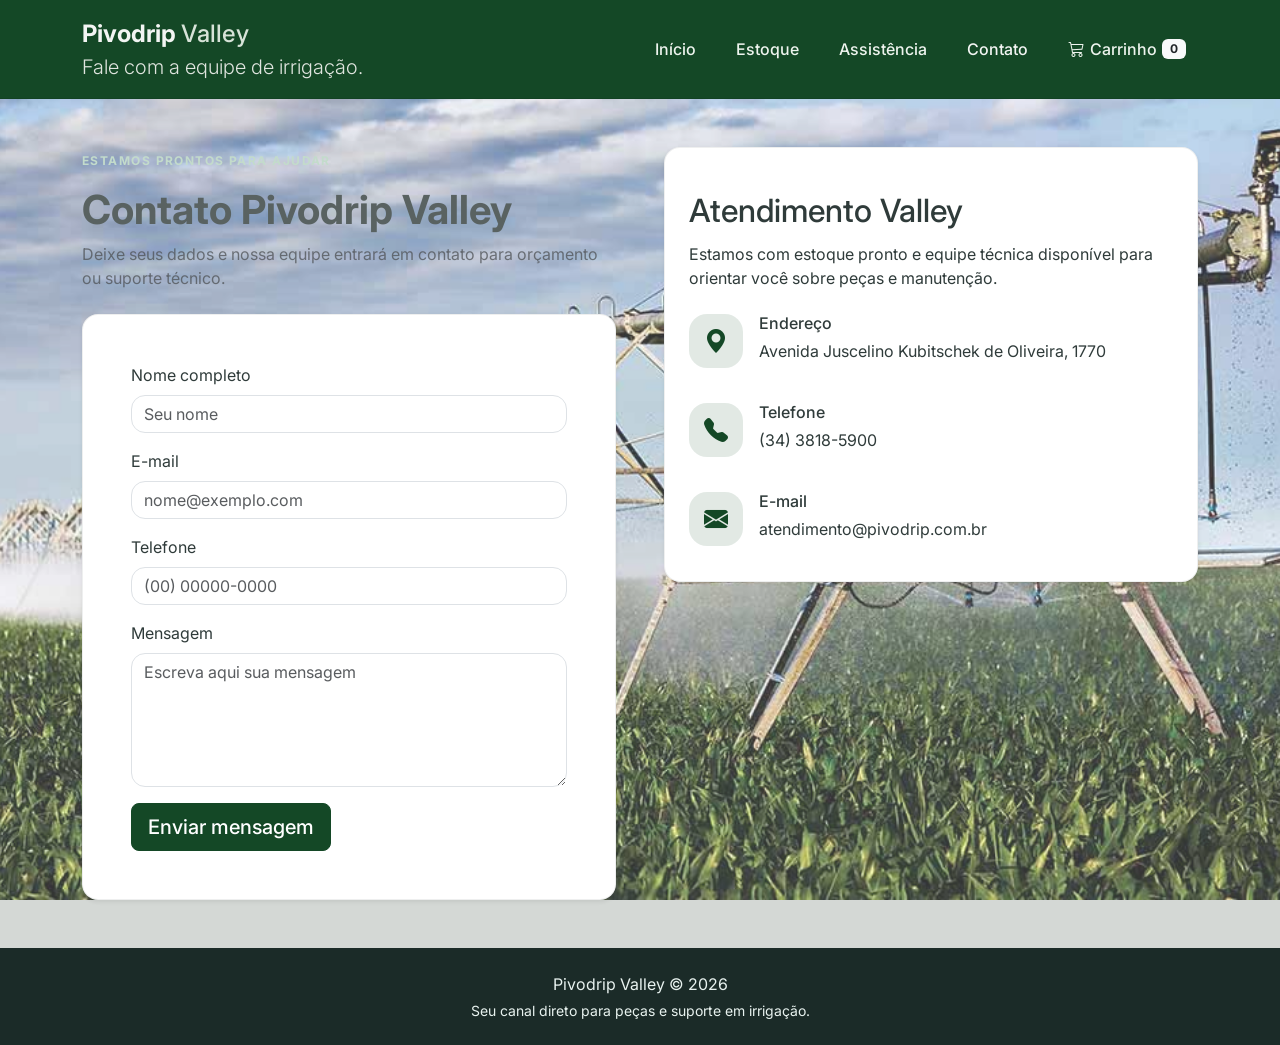
<file: pivodrip/contato.html>
<!DOCTYPE html>
<html lang="pt-BR">

<head>
  <meta charset="UTF-8">
  <meta name="viewport" content="width=device-width, initial-scale=1.0">
  <title>Contato | Pivodrip</title>
  <link rel="preconnect" href="https://fonts.googleapis.com">
  <link rel="preconnect" href="https://fonts.gstatic.com" crossorigin>
  <link href="https://fonts.googleapis.com/css2?family=Inter:wght@400;500;600;700&display=swap" rel="stylesheet">
  <link href="https://cdn.jsdelivr.net/npm/bootstrap@5.3.3/dist/css/bootstrap.min.css" rel="stylesheet">
  <link href="https://cdn.jsdelivr.net/npm/bootstrap-icons@1.10.5/font/bootstrap-icons.css" rel="stylesheet">
  <link rel="stylesheet" href="CSS/style.css">
</head>

<body>
  <header class="cabecalho py-3">
    <div class="container d-flex flex-column flex-md-row align-items-center justify-content-between gap-3">
      <div>
        <a class="marca" href="index.html">Pivodrip <span class="marca-secundaria">Valley</span></a>
        <p class="lead mb-0">Fale com a equipe de irrigação.</p>
      </div>
      <nav class="menu">
        <a class="item-menu" href="index.html">Início</a>
        <a class="item-menu" href="estoque.html">Estoque</a>
        <a class="item-menu" href="assistencia.html">Assistência</a>
        <a class="item-menu active" href="contato.html">Contato</a>
        <a class="item-menu item-carrinho" href="carrinho.html"><i class="bi bi-cart3"></i> Carrinho <span
            id="cartBadge" class="badge bg-light text-dark">0</span></a>
      </nav>
    </div>
  </header>

  <main class="container py-5">
    <div class="row g-5">
      <div class="col-lg-6">
        <div class="titulo-secao mb-4">
          <span class="subtitulo">Estamos prontos para ajudar</span>
          <h1>Contato Pivodrip Valley</h1>
          <p class="text-muted">Deixe seus dados e nossa equipe entrará em contato para orçamento ou suporte técnico.
          </p>
        </div>

        <form class="formulario-contato rounded-4 p-4 p-md-5 shadow-sm animate-fade">
          <div class="mb-3">
            <label for="nome" class="form-label">Nome completo</label>
            <input type="text" class="form-control" id="nome" placeholder="Seu nome" required>
          </div>
          <div class="mb-3">
            <label for="email" class="form-label">E-mail</label>
            <input type="email" class="form-control" id="email" placeholder="nome@exemplo.com" required>
          </div>
          <div class="mb-3">
            <label for="telefone" class="form-label">Telefone</label>
            <input type="tel" class="form-control" id="telefone" placeholder="(00) 00000-0000">
          </div>
          <div class="mb-3">
            <label for="mensagem" class="form-label">Mensagem</label>
            <textarea class="form-control" id="mensagem" rows="5" placeholder="Escreva aqui sua mensagem"></textarea>
          </div>
          <button type="submit" class="btn btn-primary btn-lg">Enviar mensagem</button>
        </form>
      </div>

      <div class="col-lg-6">
        <div class="painel-informacao rounded-4 p-4 shadow-sm animate-fade delay-1">
          <h2>Atendimento Valley</h2>
          <p class="mb-4">Estamos com estoque pronto e equipe técnica disponível para orientar você sobre peças e
            manutenção.</p>
          <div class="contact-details">
            <div class="detail-item mb-4">
              <i class="bi bi-geo-alt-fill"></i>
              <div>
                <h3>Endereço</h3>
                <p>Avenida Juscelino Kubitschek de Oliveira, 1770</p>
              </div>
            </div>
            <div class="detail-item mb-4">
              <i class="bi bi-telephone-fill"></i>
              <div>
                <h3>Telefone</h3>
                <p>(34) 3818-5900</p>
              </div>
            </div>
            <div class="detail-item">
              <i class="bi bi-envelope-fill"></i>
              <div>
                <h3>E-mail</h3>
                <p>atendimento@pivodrip.com.br</p>
              </div>
            </div>
          </div>
        </div>
      </div>
    </div>
  </main>

  <footer class="site-footer py-4">
    <div class="container text-center">
      <p class="mb-1">Pivodrip Valley &copy; 2026</p>
      <p class="small">Seu canal direto para peças e suporte em irrigação.</p>
    </div>
  </footer>

  <script src="https://cdn.jsdelivr.net/npm/bootstrap@5.3.3/dist/js/bootstrap.bundle.min.js"></script>
  <script src="JS/cart.js"></script>
</body>

</html>
</file>
<file: CSS/style.css>
* {
  box-sizing: border-box;
}

:root {
  --pivo-green: #144826;
  --pivo-green-dark: #0f3a1f;
  --gray-dark: #2f3b3a;
  --gray-medium: #5f6c6b;
  --gray-light: #d4d8d5;
  --surface: #f3f5f3;
  --shadow: 0 22px 50px #111c231f;
}

html {
  scroll-behavior: smooth;
  -webkit-text-size-adjust: 100%;
  -ms-text-size-adjust: 100%;
}

body {
  margin: 0;
  font-family: 'Inter', sans-serif;
  background: #d4d8d5 url('../IMG/modelo8120.jpeg') center/cover fixed;
  color: var(--gray-dark);
  position: relative;
  -webkit-font-smoothing: antialiased;
  -moz-osx-font-smoothing: grayscale;
  touch-action: manipulation;
}

body::before {
  content: "";
  position: fixed;
  inset: 0;
  background: #ffffff33;
  pointer-events: none;
}

.toast-notification {
  position: fixed;
  left: 50%;
  bottom: 2.5rem;
  transform: translateX(-50%) translateY(20px);
  background: #14381ff2;
  color: #f3f5f3;
  padding: 0.95rem 1.35rem;
  border-radius: 999px;
  opacity: 0;
  z-index: 1000;
  transition: opacity 0.25s ease, transform 0.25s ease;
}

.toast-notification.visible {
  opacity: 1;
  transform: translateX(-50%) translateY(0);
}

.cabecalho {
  background: var(--pivo-green);
  color: #f3f5f3;
  border-bottom: 1px solid #00000014;
}

.marca {
  font-size: 1.5rem;
  font-weight: 700;
  color: #f3f5f3;
  text-decoration: none;
}

.marca-secundaria {
  color: #d7e3d8;
  font-weight: 500;
}

.lead {
  color: #e0e5df;
}

.menu {
  display: flex;
  flex-wrap: wrap;
  gap: 1rem;
  justify-content: center;
  align-items: center;
}

.item-menu {
  color: #eef4ee;
  text-decoration: none;
  font-weight: 500;
  transition: color 0.25s ease;
  padding: 0.5rem 0.75rem;
  display: inline-flex;
  align-items: center;
  min-height: 44px;
  border-radius: 6px;
}

.item-menu:hover,
.item-menu.active {
  color: #d4e3d7;
}

.item-carrinho {
  display: inline-flex;
  align-items: center;
  gap: 0.35rem;
  min-height: 44px;
  padding: 0.5rem 0.75rem;
  border-radius: 6px;
}

.inicio {
  background: linear-gradient(135deg, #144826fa, #2b3f3af5);
  color: #fff;
}

.destaque-inicial {
  position: relative;
  background: #ffffff0f;
  border: 1px solid #ffffff1f;
  overflow: hidden;
}

.destaque-inicial::after {
  content: '';
  position: absolute;
  inset: 0;
  background: radial-gradient(circle at top right, #ffffff2e, transparent 30%);
  pointer-events: none;
}

.destaque-inicial,
.caixa-info,
.servico,
.produto,
.cartao-suporte,
.formulario-assistencia,
.formulario-contato,
.painel-informacao,
.caixa-citacao,
.tabela-personalizada {
  transition: transform 0.35s ease, box-shadow 0.35s ease;
}

.destaque-inicial:hover,
.destaque:hover,
.servico:hover,
.produto:hover,
.cartao-suporte:hover,
.formulario-assistencia:hover,
.formulario-contato:hover,
.painel-informacao:hover,
.caixa-citacao:hover {
  transform: translateY(-6px);
  box-shadow: var(--shadow);
}

.produto {
  cursor: pointer;
}

.subtitulo {
  display: inline-flex;
  text-transform: uppercase;
  letter-spacing: 0.12em;
  font-size: 0.75rem;
  font-weight: 700;
  color: #b4d2be;
  margin-bottom: 1rem;
}

.texto-destaque {
  max-width: 640px;
  margin-inline: auto;
}

.grupo-botoes .btn {
  min-width: 180px;
}

.titulo-secao h1,
.titulo-secao h2,
.titulo-secao h3 {
  font-weight: 700;
}

.destaque,
.servico,
.produto,
.cartao-suporte,
.formulario-contato,
.formulario-assistencia,
.painel-informacao,
.caixa-citacao,
.caixa-info {
  background: var(--surface);
}

.destaque,
.produto,
.cartao-suporte,
.servico,
.formulario-contato,
.formulario-assistencia,
.painel-informacao,
.caixa-citacao,
.caixa-info {
  border: 1px solid #2f3b3a14;
}

.icone-destaque,
.icone-produto,
.cartao-suporte .icone-destaque,
.servico .icone-destaque,
.detail-item i {
  display: inline-flex;
  align-items: center;
  justify-content: center;
  width: 54px;
  height: 54px;
  border-radius: 18px;
  background: #1448261f;
  color: var(--pivo-green);
  font-size: 1.5rem;
}

.icone-produto {
  width: 62px;
  height: 62px;
}

.destaque h2,
.servico h3,
.cartao-suporte h2,
.produto h2,
.painel-informacao h2,
.formulario-assistencia h3,
.caixa-citacao h3 {
  margin-top: 1.25rem;
  margin-bottom: 0.75rem;
}

.caixa-info,
.caixa-citacao,
.formulario-contato,
.formulario-assistencia,
.painel-informacao {
  position: relative;
}

.bg-secondary-light {
  background: #e1e8e1;
}

.preco-produto {
  font-size: 1.1rem;
  font-weight: 700;
  color: var(--gray-dark);
}

.cartao-suporte,
.servico {
  min-height: 240px;
}

.assist-list {
  list-style: none;
  padding: 0;
  margin: 0;
}

.assist-list li {
  background: #fff;
  border-radius: 18px;
  padding: 1rem 1.25rem;
  margin-bottom: 1rem;
  border: 1px solid #1448261f;
  box-shadow: 0 12px 28px #1448260c;
}

.assist-list li strong {
  color: var(--pivo-green);
  margin-right: 0.75rem;
}

.detail-item {
  display: flex;
  gap: 1rem;
  align-items: flex-start;
}

.detail-item h3 {
  margin-bottom: 0.35rem;
  font-size: 1rem;
}

.formulario-contato,
.formulario-assistencia,
.painel-informacao,
.caixa-citacao {
  background: #fff;
}

.formulario-contato .form-control,
.formulario-contato .form-label,
.formulario-assistencia .form-control,
.formulario-assistencia .form-label {
  border-radius: 14px;
}

button.btn-primary {
  background: var(--pivo-green);
  border-color: var(--pivo-green);
}

button.btn-primary:hover {
  background: var(--pivo-green-dark);
  border-color: var(--pivo-green-dark);
}

.btn-ghost {
  background: #fffffff2;
  color: var(--pivo-green);
  border: 1px solid var(--pivo-green);
}

.btn-ghost:hover,
.btn-outline-primary:hover {
  background: transparent;
  color: var(--pivo-green-dark);
  border-color: var(--pivo-green-dark);
}

.btn-outline-primary {
  color: var(--pivo-green);
  border-color: var(--pivo-green);
  background: #fffffff2;
}

.cabecalho .item-menu.active,
.cabecalho .item-menu:hover {
  color: #f3f5f3;
}

.cabecalho .item-menu {
  color: #eef4ee;
}

.cabecalho {
  position: sticky;
  top: 0;
  z-index: 50;
}

.site-footer {
  background: #1b2b28;
  color: #e8f2ef;
}

.site-footer p {
  margin: 0;
}

.animate-fade {
  opacity: 0;
  transform: translateY(20px);
  animation: fadeInUp 0.75s ease forwards;
}

.animate-fade.delay-1 {
  animation-delay: 0.12s;
}

.animate-fade.delay-2 {
  animation-delay: 0.22s;
}

.animate-fade.delay-3 {
  animation-delay: 0.32s;
}

.animate-fade.delay-4 {
  animation-delay: 0.42s;
}

.animate-fade.delay-5 {
  animation-delay: 0.52s;
}

@keyframes fadeInUp {
  to {
    opacity: 1;
    transform: translateY(0);
  }
}

@media (max-width: 768px) {
  .cabecalho {
    padding-top: 1rem;
    padding-bottom: 1rem;
  }

  .menu {
    justify-content: center;
  }
}

#cartContent {
  min-height: 260px;
}

.tabela-carrinho {
  background: #fff;
  border-radius: 24px;
  overflow: hidden;
  box-shadow: var(--shadow);
}

.resumo-carrinho {
  background: #eef4ec;
  border-radius: 24px;
  border: 1px solid #14482624;
  padding: 1.75rem;
}

.carrinho-vazio {
  background: #fff;
  padding: 3rem;
  border-radius: 24px;
  border: 1px dashed #14482666;
  text-align: center;
}

.carrinho-vazio i {
  font-size: 3rem;
  color: var(--pivo-green);
}

.modal-overlay {
  position: fixed;
  inset: 0;
  background: #00000080;
  display: flex;
  align-items: center;
  justify-content: center;
  opacity: 0;
  visibility: hidden;
  transition: opacity 0.3s ease, visibility 0.3s ease;
  z-index: 999;
}

.modal-overlay.active {
  opacity: 1;
  visibility: visible;
}

.modal-content {
  background: var(--surface);
  padding: 2.5rem;
  max-width: 480px;
  width: 90%;
  position: relative;
  max-height: 90vh;
  overflow-y: auto;
  animation: slideUp 0.3s ease;
  border: 1px solid #2f3b3a14;
  box-shadow: var(--shadow);
}

@keyframes slideUp {
  from {
    transform: translateY(30px);
    opacity: 0;
  }

  to {
    transform: translateY(0);
    opacity: 1;
  }
}

.modal-close {
  position: absolute;
  top: 1rem;
  right: 1rem;
  background: none;
  border: none;
  font-size: 1.75rem;
  cursor: pointer;
  color: var(--gray-dark);
  transition: color 0.2s ease;
  padding: 0;
  width: 32px;
  height: 32px;
  display: flex;
  align-items: center;
  justify-content: center;
}

.modal-close:hover {
  color: var(--pivo-green);
}

.modal-body {
  text-align: center;
}

.modal-image-container {
  width: 100%;
  height: 280px;
  display: flex;
  align-items: center;
  justify-content: center;
  background: #14482614;
  border-radius: 16px;
  overflow: hidden;
}

.modal-product-image {
  max-width: 100%;
  max-height: 100%;
  object-fit: contain;
  width: auto;
  height: auto;
}

.modal-icone {
  width: 80px;
  height: 80px;
  display: inline-flex;
  align-items: center;
  justify-content: center;
  font-size: 2rem;
  background: #1448261f !important;
}

#modalTitle {
  color: var(--gray-dark);
  font-weight: 700;
}

#modalDescription {
  line-height: 1.6;
}

.preco-modal {
  font-size: 1.35rem;
  font-weight: 700;
  color: var(--pivo-green);
}

#modalAddToCart {
  background: var(--pivo-green);
  border-color: var(--pivo-green);
  color: #fff;
  font-weight: 600;
  transition: all 0.35s ease;
}

#modalAddToCart:hover {
  background: var(--pivo-green-dark);
  border-color: var(--pivo-green-dark);
  transform: translateY(-2px);
}

#modalBudget {
  background: var(--pivo-green);
  border-color: var(--pivo-green);
  color: #fff;
  font-weight: 600;
  transition: all 0.35s ease;
  text-decoration: none;
}

#modalBudget:hover {
  background: var(--pivo-green-dark);
  border-color: var(--pivo-green-dark);
  transform: translateY(-2px);
  color: #fff;
  text-decoration: none;
}

/*estilo carrinho*/
.cart-empty {
  background: #fff;
  padding: 3rem;
  border-radius: 24px;
  border: 1px dashed #14482666;
  text-align: center;
}

.cart-empty i {
  font-size: 3rem;
  color: var(--pivo-green);
}

.cart-table {
  background: #fff;
  border-radius: 24px;
  overflow: hidden;
  box-shadow: 0 4px 12px #00000014;
}

.cart-table table {
  background: #fff;
}

.cart-table table thead {
  background: #f5f5f5;
  border-bottom: 1px solid #00000014;
}

.cart-table table thead th {
  font-weight: 600;
  color: var(--gray-dark);
  padding: 1.25rem;
  border: none;
}

.cart-table table tbody td {
  padding: 1.25rem;
  border-bottom: 1px solid #00000014;
  vertical-align: middle;
}

.cart-table table tbody tr:last-child td {
  border-bottom: none;
}

.cart-summary {
  background: var(--surface);
  border-radius: 24px;
  border: 1px solid #2f3b3a14;
  padding: 2.5rem;
  box-shadow: 0 4px 12px #00000014;
}

.cart-summary h3 {
  font-weight: 700;
  color: var(--gray-dark);
  font-size: 1.25rem;
  margin-bottom: 1.5rem;
}

.cart-summary p {
  margin-bottom: 0.75rem;
}

@media (max-width: 600px) {
  .modal-content {
    padding: 1.75rem;
    width: 95%;
  }

  .modal-body {
    text-align: center;
  }

  .cart-summary {
    margin-top: 2rem;
  }
}

/*animação interação*/
.produto {
  transition: all 0.3s cubic-bezier(0.4, 0, 0.2, 1);
  position: relative;
  overflow: hidden;
}

.produto::before {
  content: '';
  position: absolute;
  top: 0;
  left: -100%;
  width: 100%;
  height: 100%;
  background: #14482614;
  transition: left 0.4s ease;
  z-index: 0;
  pointer-events: none;
}

.produto:hover::before {
  left: 100%;
}

.produto:hover {
  transform: translateY(-8px) scale(1.02);
  box-shadow: 0 16px 32px #14482633;
}

/*animação fadein*/
.animate-fade {
  animation: fadeInUp 0.6s cubic-bezier(0.34, 1.56, 0.64, 1) forwards;
}

@keyframes fadeInUp {
  from {
    opacity: 0;
    transform: translateY(20px);
  }

  to {
    opacity: 1;
    transform: translateY(0);
  }
}

/*delay qnd a página carrega*/
.delay-1 {
  animation-delay: 0.12s;
}

.delay-2 {
  animation-delay: 0.24s;
}

.delay-3 {
  animation-delay: 0.36s;
}

.delay-4 {
  animation-delay: 0.48s;
}

.delay-5 {
  animation-delay: 0.60s;
}

/*animação fadein e ease out*/
.modal-overlay.active {
  animation: fadeIn 0.3s ease-out;
}

@keyframes fadeIn {
  from {
    opacity: 0;
  }

  to {
    opacity: 1;
  }
}

/*animação botão ripple*/
.btn {
  transition: all 0.3s ease;
  position: relative;
  overflow: hidden;
  min-height: 44px;
  display: inline-flex;
  align-items: center;
  justify-content: center;
  font-weight: 500;
  cursor: pointer;
}

.btn::after {
  content: '';
  position: absolute;
  top: 50%;
  left: 50%;
  width: 0;
  height: 0;
  border-radius: 50%;
  background: #14482666;
  transform: translate(-50%, -50%);
  transition: width 0.6s, height 0.6s;
}

.btn:active::after {
  width: 300px;
  height: 300px;
}

.btn:focus,
.btn-primary:focus,
.btn-success:focus,
.btn-outline-primary:focus,
.btn-outline-success:focus,
.btn-outline-danger:focus {
  box-shadow: 0 0 0 0.25rem #14482640;
  outline: none;
}

.btn-success:hover {
  transform: translateY(-3px);
  box-shadow: 0 8px 20px #1448264D;
}

.btn-outline-success:hover {
  transform: translateY(-2px);
}

/*animação carrinho hover*/
.item-carrinho {
  transition: transform 0.3s ease;
}

.item-carrinho:hover {
  transform: scale(1.1);
}

/*responsividade mobile*/
@media (max-width: 991px) {
  .destaque-inicial {
    padding: 2rem !important;
  }

  .destaque-inicial h1 {
    font-size: 2rem;
  }

  .texto-destaque {
    font-size: 0.95rem;
  }

  .grupo-botoes .btn {
    min-width: 150px;
    font-size: 0.95rem;
  }
}

/*responsividade mobile resolução média*/
@media (max-width: 768px) {
  html {
    font-size: 15px;
  }

  body {
    background-attachment: scroll;
  }

  .cabecalho {
    padding: 0.75rem 0 !important;
  }

  .marca {
    font-size: 1.25rem;
  }

  .marca-secundaria {
    display: block;
    font-size: 0.8rem;
  }

  .lead {
    font-size: 0.9rem;
  }

  .menu {
    flex-wrap: wrap;
    gap: 0.4rem;
    justify-content: center;
  }

  .item-menu {
    font-size: 0.85rem;
    padding: 0.35rem 0.6rem;
  }

  .item-menu.item-carrinho {
    font-size: 0.8rem;
  }

  .badge {
    font-size: 0.65rem;
    padding: 0.2rem 0.4rem;
  }

  .inicio {
    padding: 3rem 1rem !important;
  }

  .destaque-inicial {
    padding: 1.75rem !important;
  }

  .destaque-inicial h1 {
    font-size: 1.6rem;
    margin: 1rem 0;
  }

  .texto-destaque {
    font-size: 0.9rem;
  }

  .grupo-botoes {
    flex-direction: column !important;
  }

  .grupo-botoes .btn {
    min-width: 100%;
    font-size: 0.9rem;
    padding: 0.65rem 1rem !important;
  }

  .titulo-secao h1 {
    font-size: 1.5rem;
  }

  .titulo-secao h2 {
    font-size: 1.35rem;
  }

  .titulo-secao h3 {
    font-size: 1.1rem;
  }

  .subtitulo {
    font-size: 0.65rem;
  }

  .produto {
    padding: 1.25rem !important;
    border-radius: 16px !important;
  }

  .produto h2 {
    font-size: 1rem;
  }

  .produto p {
    font-size: 0.9rem;
  }

  .icone-produto {
    width: 50px;
    height: 50px;
    font-size: 1.25rem;
  }

  .preco-produto {
    font-size: 0.95rem;
  }

  .btn-outline-success.btn-sm {
    padding: 0.4rem 0.65rem;
    font-size: 0.8rem;
  }

  .btn {
    font-size: 0.95rem;
    padding: 0.6rem 1.2rem;
  }

  .btn-lg {
    padding: 0.7rem 1.5rem !important;
    font-size: 0.95rem !important;
  }

  .btn-sm {
    padding: 0.35rem 0.5rem;
    font-size: 0.75rem;
  }

  .docol-lg-6,
  .col-lg-5 {
    margin-bottom: 1.5rem;
  }

  .row.gap-4 {
    gap: 1rem !important;
  }

  .cartao-suporte,
  .servico {
    min-height: auto;
    padding: 1.5rem !important;
  }

  .icone-destaque {
    width: 48px;
    height: 48px;
    font-size: 1.25rem;
  }

  .modal-content {
    padding: 1.75rem;
    max-width: 90vw;
  }

  .modal-image-container {
    height: 220px;
  }

  .painel-informacao,
  .formulario-contato,
  .formulario-assistencia,
  .caixa-citacao {
    padding: 1.5rem !important;
  }

  .painel-informacao h2,
  .formulario-contato h2,
  .caixa-citacao h3 {
    font-size: 1.2rem;
  }

  .detail-item {
    gap: 0.75rem;
  }

  .detail-item i {
    font-size: 1.25rem;
  }

  .assist-list li {
    padding: 0.85rem 1rem;
    margin-bottom: 0.75rem;
  }

  .d-flex.align-items-center.justify-content-between {
    flex-wrap: wrap;
    gap: 0.5rem;
  }

  .site-footer {
    padding: 1.5rem 0 !important;
    font-size: 0.9rem;
  }
}

/*responsividade mobile resolução pequena*/
@media (max-width: 576px) {
  html {
    font-size: 14px;
  }

  .container {
    padding-left: 1rem;
    padding-right: 1rem;
  }

  .cabecalho {
    padding: 0.6rem 0 !important;
  }

  .marca {
    font-size: 1.1rem;
  }

  .lead {
    font-size: 0.85rem;
    margin-top: 0.25rem;
  }

  .menu {
    gap: 0.3rem;
  }

  .item-menu {
    font-size: 0.8rem;
    padding: 0.25rem 0.5rem;
  }

  .inicio {
    padding: 2rem 0.75rem !important;
  }

  .destaque-inicial {
    padding: 1.5rem !important;
    border-radius: 16px;
  }

  .destaque-inicial h1 {
    font-size: 1.4rem;
    margin: 0.75rem 0;
  }

  .texto-destaque {
    font-size: 0.85rem;
    margin-bottom: 1.25rem;
  }

  .grupo-botoes {
    flex-direction: column !important;
    gap: 0.75rem !important;
  }

  .grupo-botoes .btn {
    font-size: 0.85rem;
    padding: 0.6rem 1rem !important;
    min-width: 100% !important;
  }

  .titulo-secao h1 {
    font-size: 1.35rem;
    margin-bottom: 0.5rem;
  }

  .titulo-secao h2 {
    font-size: 1.2rem;
  }

  .titulo-secao h3 {
    font-size: 1rem;
  }

  .subtitulo {
    font-size: 0.6rem;
  }

  .row.g-4 {
    gap: 0.75rem !important;
  }

  .col-12,
  .col-sm-6,
  .col-lg-4,
  .col-md-4,
  .col-lg-6,
  .col-lg-5 {
    padding: 0.375rem;
  }

  .produto {
    padding: 1rem !important;
    border-radius: 12px !important;
  }

  .produto h2 {
    font-size: 0.95rem;
    margin-top: 0.75rem;
  }

  .produto p {
    font-size: 0.85rem;
    margin-bottom: 0.75rem;
  }

  .icone-produto {
    width: 45px;
    height: 45px;
    font-size: 1.1rem;
  }

  .preco-produto {
    font-size: 0.9rem;
  }

  .btn-outline-success.btn-sm {
    padding: 0.35rem 0.55rem;
    font-size: 0.75rem;
  }

  .btn {
    font-size: 0.9rem;
    padding: 0.55rem 1rem;
  }

  .btn-lg {
    padding: 0.6rem 1.2rem !important;
    font-size: 0.9rem !important;
  }

  .btn-sm {
    padding: 0.3rem 0.45rem;
    font-size: 0.7rem;
  }

  .cartao-suporte,
  .servico {
    min-height: auto;
    padding: 1.25rem !important;
  }

  .icone-destaque {
    width: 45px;
    height: 45px;
    font-size: 1.1rem;
  }

  .modal-content {
    padding: 1.25rem;
    max-width: 95vw;
    width: 95vw;
  }

  .modal-image-container {
    height: 180px;
  }

  .preco-modal {
    font-size: 1.2rem;
  }

  .painel-informacao,
  .formulario-contato,
  .formulario-assistencia,
  .caixa-citacao,
  .caixa-info {
    padding: 1.25rem !important;
    border-radius: 12px;
  }

  .painel-informacao h2,
  .formulario-contato h2,
  .formulario-assistencia h3,
  .caixa-citacao h3,
  .caixa-info h3 {
    font-size: 1.1rem;
    margin-bottom: 1rem;
  }

  .painel-informacao p,
  .formulario-contato p,
  .formulario-assistencia p,
  .caixa-citacao p,
  .caixa-info p {
    font-size: 0.9rem;
  }

  .detail-item {
    gap: 0.6rem;
    margin-bottom: 1rem;
  }

  .detail-item i {
    font-size: 1.2rem;
  }

  .detail-item h3 {
    font-size: 0.95rem;
    margin-bottom: 0.25rem;
  }

  .form-label {
    font-size: 0.9rem;
    margin-bottom: 0.4rem;
  }

  .form-control {
    font-size: 0.9rem;
    padding: 0.5rem 0.75rem;
    border-radius: 10px;
  }

  .assist-list li {
    padding: 0.75rem 0.9rem;
    margin-bottom: 0.65rem;
    border-radius: 12px;
    font-size: 0.9rem;
  }

  .assist-list li strong {
    margin-right: 0.5rem;
  }

  .site-footer {
    padding: 1.25rem 0 !important;
    font-size: 0.85rem;
  }

  .site-footer p {
    margin-bottom: 0.35rem !important;
  }
}

/*responsividade mobile resolução antiga*/
@media (max-width: 480px) {
  html {
    font-size: 13px;
  }

  .cabecalho .d-flex {
    flex-direction: column;
    align-items: flex-start;
  }

  .marca {
    font-size: 1rem;
  }

  .lead {
    font-size: 0.8rem;
  }

  .menu {
    width: 100%;
    gap: 0.25rem;
  }

  .item-menu {
    font-size: 0.75rem;
    padding: 0.2rem 0.4rem;
  }

  .badge {
    font-size: 0.6rem;
    padding: 0.15rem 0.3rem;
  }

  .inicio {
    padding: 1.5rem 0.5rem !important;
  }

  .destaque-inicial {
    padding: 1.25rem !important;
  }

  .destaque-inicial h1 {
    font-size: 1.2rem;
    margin: 0.6rem 0;
  }

  .texto-destaque {
    font-size: 0.8rem;
    margin-bottom: 1rem;
  }

  .grupo-botoes .btn {
    font-size: 0.8rem;
    padding: 0.55rem 0.9rem !important;
  }

  .titulo-secao h1 {
    font-size: 1.2rem;
  }

  .titulo-secao h2 {
    font-size: 1.1rem;
  }

  .produto {
    padding: 0.9rem !important;
  }

  .produto h2 {
    font-size: 0.9rem;
    margin-top: 0.6rem;
  }

  .produto p {
    font-size: 0.8rem;
  }

  .preco-produto {
    font-size: 0.85rem;
  }

  .btn-outline-success.btn-sm {
    padding: 0.3rem 0.5rem;
    font-size: 0.7rem;
  }

  .btn {
    font-size: 0.85rem;
    padding: 0.5rem 0.9rem;
  }

  .cartao-suporte {
    padding: 1.1rem !important;
  }

  .modal-content {
    padding: 1rem;
  }

  .modal-image-container {
    height: 150px;
  }

  .form-control {
    font-size: 0.85rem;
    padding: 0.45rem 0.65rem;
  }

  .site-footer {
    padding: 1rem 0 !important;
  }
}

/*CARROSSEL*/

.carrossel-produtos {
  border-radius: 1.5rem;
}

.carrossel-card {
  background: #fff;
  min-height: 340px;
}

.carrossel-imagem-wrap {
  width: 260px;
  height: 240px;
  border-radius: 1rem;
  overflow: hidden;
  background: #14482614;
  display: flex;
  align-items: center;
  justify-content: center;
  flex-shrink: 0;
}

.carrossel-img {
  width: 100%;
  height: 100%;
  object-fit: cover;
  transition: transform 0.5s ease;
}

.carousel-item.active .carrossel-img {
  animation: carrosselZoom 4.5s ease forwards;
}

@keyframes carrosselZoom {
  from {
    transform: scale(1);
  }

  to {
    transform: scale(1.04);
  }
}

.badge-categoria {
  display: inline-block;
  background: #1448261f;
  color: var(--pivo-green);
  font-size: 0.7rem;
  font-weight: 700;
  text-transform: uppercase;
  letter-spacing: 0.1em;
  padding: 0.3rem 0.75rem;
  border-radius: 999px;
  margin-bottom: 0.75rem;
}

.carrossel-titulo {
  font-size: 1.5rem;
  font-weight: 700;
  color: var(--gray-dark);
  margin-bottom: 0.75rem;
}

.carrossel-desc {
  color: var(--gray-medium);
  line-height: 1.65;
  font-size: 0.95rem;
  max-width: 500px;
}

.carrossel-preco {
  font-size: 1.25rem;
  font-weight: 700;
  color: var(--pivo-green);
}

.carrossel-preco.sob-consulta {
  font-size: 0.95rem;
  font-weight: 600;
  color: var(--gray-medium);
}

.carrossel-indicadores [data-bs-target] {
  width: 10px;
  height: 10px;
  border-radius: 50%;
  background: var(--gray-light);
  border: none;
  opacity: 1;
  transition: background 0.3s ease, transform 0.3s ease;
}

.carrossel-indicadores .active {
  background: var(--pivo-green);
  transform: scale(1.3);
}

.carrossel-ctrl {
  width: 48px;
}

.carrossel-ctrl-icon {
  display: inline-flex;
  align-items: center;
  justify-content: center;
  width: 42px;
  height: 42px;
  border-radius: 50%;
  background: var(--pivo-green);
  color: #fff;
  font-size: 1.1rem;
  box-shadow: 0 4px 14px #14482644;
  transition: background 0.25s ease, transform 0.25s ease;
}

.carrossel-ctrl:hover .carrossel-ctrl-icon {
  background: var(--pivo-green-dark);
  transform: scale(1.1);
}

@media (max-width: 768px) {
  .carrossel-imagem-wrap {
    width: 100%;
    height: 200px;
  }

  .carrossel-titulo {
    font-size: 1.2rem;
  }

  .carrossel-desc {
    font-size: 0.88rem;
  }

  .carrossel-ctrl {
    width: 36px;
  }

  .carrossel-ctrl-icon {
    width: 34px;
    height: 34px;
    font-size: 0.95rem;
  }
}
</file>
<file: pivodrip/CSS/style.css>
* {
  box-sizing: border-box;
}

:root {
  --pivo-green: #144826;
  --pivo-green-dark: #0f3a1f;
  --gray-dark: #2f3b3a;
  --gray-medium: #5f6c6b;
  --gray-light: #d4d8d5;
  --surface: #f3f5f3;
  --shadow: 0 22px 50px #111c231f;
}

html {
  scroll-behavior: smooth;
  -webkit-text-size-adjust: 100%;
  -ms-text-size-adjust: 100%;
}

body {
  margin: 0;
  font-family: 'Inter', sans-serif;
  background: #d4d8d5 url('../IMG/modelo8120.jpeg') center/cover fixed;
  color: var(--gray-dark);
  position: relative;
  -webkit-font-smoothing: antialiased;
  -moz-osx-font-smoothing: grayscale;
  touch-action: manipulation;
}

body::before {
  content: "";
  position: fixed;
  inset: 0;
  background: #ffffff33;
  pointer-events: none;
}

.toast-notification {
  position: fixed;
  left: 50%;
  bottom: 2.5rem;
  transform: translateX(-50%) translateY(20px);
  background: #14381ff2;
  color: #f3f5f3;
  padding: 0.95rem 1.35rem;
  border-radius: 999px;
  opacity: 0;
  z-index: 1000;
  transition: opacity 0.25s ease, transform 0.25s ease;
}

.toast-notification.visible {
  opacity: 1;
  transform: translateX(-50%) translateY(0);
}

.cabecalho {
  background: var(--pivo-green);
  color: #f3f5f3;
  border-bottom: 1px solid #00000014;
}

.marca {
  font-size: 1.5rem;
  font-weight: 700;
  color: #f3f5f3;
  text-decoration: none;
}

.marca-secundaria {
  color: #d7e3d8;
  font-weight: 500;
}

.lead {
  color: #e0e5df;
}

.menu {
  display: flex;
  flex-wrap: wrap;
  gap: 1rem;
  justify-content: center;
  align-items: center;
}

.item-menu {
  color: #eef4ee;
  text-decoration: none;
  font-weight: 500;
  transition: color 0.25s ease;
  padding: 0.5rem 0.75rem;
  display: inline-flex;
  align-items: center;
  min-height: 44px;
  border-radius: 6px;
}

.item-menu:hover,
.item-menu.active {
  color: #d4e3d7;
}

.item-carrinho {
  display: inline-flex;
  align-items: center;
  gap: 0.35rem;
  min-height: 44px;
  padding: 0.5rem 0.75rem;
  border-radius: 6px;
}

.inicio {
  background: linear-gradient(135deg, #144826fa, #2b3f3af5);
  color: #fff;
}

.destaque-inicial {
  position: relative;
  background: #ffffff0f;
  border: 1px solid #ffffff1f;
  overflow: hidden;
}

.destaque-inicial::after {
  content: '';
  position: absolute;
  inset: 0;
  background: radial-gradient(circle at top right, #ffffff2e, transparent 30%);
  pointer-events: none;
}

.destaque-inicial,
.caixa-info,
.servico,
.produto,
.cartao-suporte,
.formulario-assistencia,
.formulario-contato,
.painel-informacao,
.caixa-citacao,
.tabela-personalizada {
  transition: transform 0.35s ease, box-shadow 0.35s ease;
}

.destaque-inicial:hover,
.destaque:hover,
.servico:hover,
.produto:hover,
.cartao-suporte:hover,
.formulario-assistencia:hover,
.formulario-contato:hover,
.painel-informacao:hover,
.caixa-citacao:hover {
  transform: translateY(-6px);
  box-shadow: var(--shadow);
}

.produto {
  cursor: pointer;
}

.subtitulo {
  display: inline-flex;
  text-transform: uppercase;
  letter-spacing: 0.12em;
  font-size: 0.75rem;
  font-weight: 700;
  color: #b4d2be;
  margin-bottom: 1rem;
}

.texto-destaque {
  max-width: 640px;
  margin-inline: auto;
}

.grupo-botoes .btn {
  min-width: 180px;
}

.titulo-secao h1,
.titulo-secao h2,
.titulo-secao h3 {
  font-weight: 700;
}

.destaque,
.servico,
.produto,
.cartao-suporte,
.formulario-contato,
.formulario-assistencia,
.painel-informacao,
.caixa-citacao,
.caixa-info {
  background: var(--surface);
}

.destaque,
.produto,
.cartao-suporte,
.servico,
.formulario-contato,
.formulario-assistencia,
.painel-informacao,
.caixa-citacao,
.caixa-info {
  border: 1px solid #2f3b3a14;
}

.icone-destaque,
.icone-produto,
.cartao-suporte .icone-destaque,
.servico .icone-destaque,
.detail-item i {
  display: inline-flex;
  align-items: center;
  justify-content: center;
  width: 54px;
  height: 54px;
  border-radius: 18px;
  background: #1448261f;
  color: var(--pivo-green);
  font-size: 1.5rem;
}

.icone-produto {
  width: 62px;
  height: 62px;
}

.destaque h2,
.servico h3,
.cartao-suporte h2,
.produto h2,
.painel-informacao h2,
.formulario-assistencia h3,
.caixa-citacao h3 {
  margin-top: 1.25rem;
  margin-bottom: 0.75rem;
}

.caixa-info,
.caixa-citacao,
.formulario-contato,
.formulario-assistencia,
.painel-informacao {
  position: relative;
}

.bg-secondary-light {
  background: #e1e8e1;
}

.preco-produto {
  font-size: 1.1rem;
  font-weight: 700;
  color: var(--gray-dark);
}

.cartao-suporte,
.servico {
  min-height: 240px;
}

.assist-list {
  list-style: none;
  padding: 0;
  margin: 0;
}

.assist-list li {
  background: #fff;
  border-radius: 18px;
  padding: 1rem 1.25rem;
  margin-bottom: 1rem;
  border: 1px solid #1448261f;
  box-shadow: 0 12px 28px #1448260c;
}

.assist-list li strong {
  color: var(--pivo-green);
  margin-right: 0.75rem;
}

.detail-item {
  display: flex;
  gap: 1rem;
  align-items: flex-start;
}

.detail-item h3 {
  margin-bottom: 0.35rem;
  font-size: 1rem;
}

.formulario-contato,
.formulario-assistencia,
.painel-informacao,
.caixa-citacao {
  background: #fff;
}

.formulario-contato .form-control,
.formulario-contato .form-label,
.formulario-assistencia .form-control,
.formulario-assistencia .form-label {
  border-radius: 14px;
}

button.btn-primary {
  background: var(--pivo-green);
  border-color: var(--pivo-green);
}

button.btn-primary:hover {
  background: var(--pivo-green-dark);
  border-color: var(--pivo-green-dark);
}

.btn-ghost {
  background: #fffffff2;
  color: var(--pivo-green);
  border: 1px solid var(--pivo-green);
}

.btn-ghost:hover,
.btn-outline-primary:hover {
  background: transparent;
  color: var(--pivo-green-dark);
  border-color: var(--pivo-green-dark);
}

.btn-outline-primary {
  color: var(--pivo-green);
  border-color: var(--pivo-green);
  background: #fffffff2;
}

.cabecalho .item-menu.active,
.cabecalho .item-menu:hover {
  color: #f3f5f3;
}

.cabecalho .item-menu {
  color: #eef4ee;
}

.cabecalho {
  position: sticky;
  top: 0;
  z-index: 50;
}

.site-footer {
  background: #1b2b28;
  color: #e8f2ef;
}

.site-footer p {
  margin: 0;
}

.animate-fade {
  opacity: 0;
  transform: translateY(20px);
  animation: fadeInUp 0.75s ease forwards;
}

.animate-fade.delay-1 {
  animation-delay: 0.12s;
}

.animate-fade.delay-2 {
  animation-delay: 0.22s;
}

.animate-fade.delay-3 {
  animation-delay: 0.32s;
}

.animate-fade.delay-4 {
  animation-delay: 0.42s;
}

.animate-fade.delay-5 {
  animation-delay: 0.52s;
}

@keyframes fadeInUp {
  to {
    opacity: 1;
    transform: translateY(0);
  }
}

@media (max-width: 768px) {
  .cabecalho {
    padding-top: 1rem;
    padding-bottom: 1rem;
  }

  .menu {
    justify-content: center;
  }
}

#cartContent {
  min-height: 260px;
}

.tabela-carrinho {
  background: #fff;
  border-radius: 24px;
  overflow: hidden;
  box-shadow: var(--shadow);
}

.resumo-carrinho {
  background: #eef4ec;
  border-radius: 24px;
  border: 1px solid #14482624;
  padding: 1.75rem;
}

.carrinho-vazio {
  background: #fff;
  padding: 3rem;
  border-radius: 24px;
  border: 1px dashed #14482666;
  text-align: center;
}

.carrinho-vazio i {
  font-size: 3rem;
  color: var(--pivo-green);
}

.modal-overlay {
  position: fixed;
  inset: 0;
  background: #00000080;
  display: flex;
  align-items: center;
  justify-content: center;
  opacity: 0;
  visibility: hidden;
  transition: opacity 0.3s ease, visibility 0.3s ease;
  z-index: 999;
}

.modal-overlay.active {
  opacity: 1;
  visibility: visible;
}

.modal-content {
  background: var(--surface);
  padding: 2.5rem;
  max-width: 480px;
  width: 90%;
  position: relative;
  max-height: 90vh;
  overflow-y: auto;
  animation: slideUp 0.3s ease;
  border: 1px solid #2f3b3a14;
  box-shadow: var(--shadow);
}

@keyframes slideUp {
  from {
    transform: translateY(30px);
    opacity: 0;
  }
  to {
    transform: translateY(0);
    opacity: 1;
  }
}

.modal-close {
  position: absolute;
  top: 1rem;
  right: 1rem;
  background: none;
  border: none;
  font-size: 1.75rem;
  cursor: pointer;
  color: var(--gray-dark);
  transition: color 0.2s ease;
  padding: 0;
  width: 32px;
  height: 32px;
  display: flex;
  align-items: center;
  justify-content: center;
}

.modal-close:hover {
  color: var(--pivo-green);
}

.modal-body {
  text-align: center;
}

.modal-image-container {
  width: 100%;
  height: 280px;
  display: flex;
  align-items: center;
  justify-content: center;
  background: #14482614;
  border-radius: 16px;
  overflow: hidden;
}

.modal-product-image {
  max-width: 100%;
  max-height: 100%;
  object-fit: contain;
  width: auto;
  height: auto;
}

.modal-icone {
  width: 80px;
  height: 80px;
  display: inline-flex;
  align-items: center;
  justify-content: center;
  font-size: 2rem;
  background: #1448261f !important;
}

#modalTitle {
  color: var(--gray-dark);
  font-weight: 700;
}

#modalDescription {
  line-height: 1.6;
}

.preco-modal {
  font-size: 1.35rem;
  font-weight: 700;
  color: var(--pivo-green);
}

#modalAddToCart {
  background: var(--pivo-green);
  border-color: var(--pivo-green);
  color: #fff;
  font-weight: 600;
  transition: all 0.35s ease;
}

#modalAddToCart:hover {
  background: var(--pivo-green-dark);
  border-color: var(--pivo-green-dark);
  transform: translateY(-2px);
}

#modalBudget {
  background: var(--pivo-green);
  border-color: var(--pivo-green);
  color: #fff;
  font-weight: 600;
  transition: all 0.35s ease;
  text-decoration: none;
}

#modalBudget:hover {
  background: var(--pivo-green-dark);
  border-color: var(--pivo-green-dark);
  transform: translateY(-2px);
  color: #fff;
  text-decoration: none;
}

/*estilo carrinho*/
.cart-empty {
  background: #fff;
  padding: 3rem;
  border-radius: 24px;
  border: 1px dashed #14482666;
  text-align: center;
}

.cart-empty i {
  font-size: 3rem;
  color: var(--pivo-green);
}

.cart-table {
  background: #fff;
  border-radius: 24px;
  overflow: hidden;
  box-shadow: 0 4px 12px #00000014;
}

.cart-table table {
  background: #fff;
}

.cart-table table thead {
  background: #f5f5f5;
  border-bottom: 1px solid #00000014;
}

.cart-table table thead th {
  font-weight: 600;
  color: var(--gray-dark);
  padding: 1.25rem;
  border: none;
}

.cart-table table tbody td {
  padding: 1.25rem;
  border-bottom: 1px solid #00000014;
  vertical-align: middle;
}

.cart-table table tbody tr:last-child td {
  border-bottom: none;
}

.cart-summary {
  background: var(--surface);
  border-radius: 24px;
  border: 1px solid #2f3b3a14;
  padding: 2.5rem;
  box-shadow: 0 4px 12px #00000014;
}

.cart-summary h3 {
  font-weight: 700;
  color: var(--gray-dark);
  font-size: 1.25rem;
  margin-bottom: 1.5rem;
}

.cart-summary p {
  margin-bottom: 0.75rem;
}

@media (max-width: 600px) {
  .modal-content {
    padding: 1.75rem;
    width: 95%;
  }

  .modal-body {
    text-align: center;
  }

  .cart-summary {
    margin-top: 2rem;
  }
}

/*animação interação*/
.produto {
  transition: all 0.3s cubic-bezier(0.4, 0, 0.2, 1);
  position: relative;
  overflow: hidden;
}

.produto::before {
  content: '';
  position: absolute;
  top: 0;
  left: -100%;
  width: 100%;
  height: 100%;
  background: #14482614;
  transition: left 0.4s ease;
  z-index: 0;
  pointer-events: none;
}

.produto:hover::before {
  left: 100%;
}

.produto:hover {
  transform: translateY(-8px) scale(1.02);
  box-shadow: 0 16px 32px #14482633;
}

/*animação fadein*/
.animate-fade {
  animation: fadeInUp 0.6s cubic-bezier(0.34, 1.56, 0.64, 1) forwards;
}

@keyframes fadeInUp {
  from {
    opacity: 0;
    transform: translateY(20px);
  }
  to {
    opacity: 1;
    transform: translateY(0);
  }
}

/*delay qnd a página carrega*/
.delay-1 { animation-delay: 0.12s; }
.delay-2 { animation-delay: 0.24s; }
.delay-3 { animation-delay: 0.36s; }
.delay-4 { animation-delay: 0.48s; }
.delay-5 { animation-delay: 0.60s; }

/*animação fadein e ease out*/
.modal-overlay.active {
  animation: fadeIn 0.3s ease-out;
}

@keyframes fadeIn {
  from {
    opacity: 0;
  }
  to {
    opacity: 1;
  }
}

/*animação botão ripple*/
.btn {
  transition: all 0.3s ease;
  position: relative;
  overflow: hidden;
  min-height: 44px;
  display: inline-flex;
  align-items: center;
  justify-content: center;
  font-weight: 500;
  cursor: pointer;
}

.btn::after {
  content: '';
  position: absolute;
  top: 50%;
  left: 50%;
  width: 0;
  height: 0;
  border-radius: 50%;
  background: #14482666;
  transform: translate(-50%, -50%);
  transition: width 0.6s, height 0.6s;
}

.btn:active::after {
  width: 300px;
  height: 300px;
}

.btn:focus,
.btn-primary:focus,
.btn-success:focus,
.btn-outline-primary:focus,
.btn-outline-success:focus,
.btn-outline-danger:focus {
  box-shadow: 0 0 0 0.25rem #14482640;
  outline: none;
}

.btn-success:hover {
  transform: translateY(-3px);
  box-shadow: 0 8px 20px #1448264D;
}

.btn-outline-success:hover {
  transform: translateY(-2px);
}

/*animação carrinho hover*/
.item-carrinho {
  transition: transform 0.3s ease;
}

.item-carrinho:hover {
  transform: scale(1.1);
}

/*responsividade mobile*/
@media (max-width: 991px) {
  .destaque-inicial {
    padding: 2rem !important;
  }

  .destaque-inicial h1 {
    font-size: 2rem;
  }

  .texto-destaque {
    font-size: 0.95rem;
  }

  .grupo-botoes .btn {
    min-width: 150px;
    font-size: 0.95rem;
  }
}

/*responsividade mobile resolução média*/
@media (max-width: 768px) {
  html {
    font-size: 15px;
  }

  body {
    background-attachment: scroll;
  }

  .cabecalho {
    padding: 0.75rem 0 !important;
  }

  .marca {
    font-size: 1.25rem;
  }

  .marca-secundaria {
    display: block;
    font-size: 0.8rem;
  }

  .lead {
    font-size: 0.9rem;
  }

  .menu {
    flex-wrap: wrap;
    gap: 0.4rem;
    justify-content: center;
  }

  .item-menu {
    font-size: 0.85rem;
    padding: 0.35rem 0.6rem;
  }

  .item-menu.item-carrinho {
    font-size: 0.8rem;
  }

  .badge {
    font-size: 0.65rem;
    padding: 0.2rem 0.4rem;
  }

  .inicio {
    padding: 3rem 1rem !important;
  }

  .destaque-inicial {
    padding: 1.75rem !important;
  }

  .destaque-inicial h1 {
    font-size: 1.6rem;
    margin: 1rem 0;
  }

  .texto-destaque {
    font-size: 0.9rem;
  }

  .grupo-botoes {
    flex-direction: column !important;
  }

  .grupo-botoes .btn {
    min-width: 100%;
    font-size: 0.9rem;
    padding: 0.65rem 1rem !important;
  }

  .titulo-secao h1 {
    font-size: 1.5rem;
  }

  .titulo-secao h2 {
    font-size: 1.35rem;
  }

  .titulo-secao h3 {
    font-size: 1.1rem;
  }

  .subtitulo {
    font-size: 0.65rem;
  }

  .produto {
    padding: 1.25rem !important;
    border-radius: 16px !important;
  }

  .produto h2 {
    font-size: 1rem;
  }

  .produto p {
    font-size: 0.9rem;
  }

  .icone-produto {
    width: 50px;
    height: 50px;
    font-size: 1.25rem;
  }

  .preco-produto {
    font-size: 0.95rem;
  }

  .btn-outline-success.btn-sm {
    padding: 0.4rem 0.65rem;
    font-size: 0.8rem;
  }

  .btn {
    font-size: 0.95rem;
    padding: 0.6rem 1.2rem;
  }

  .btn-lg {
    padding: 0.7rem 1.5rem !important;
    font-size: 0.95rem !important;
  }

  .btn-sm {
    padding: 0.35rem 0.5rem;
    font-size: 0.75rem;
  }

  .docol-lg-6,
  .col-lg-5 {
    margin-bottom: 1.5rem;
  }

  .row.gap-4 {
    gap: 1rem !important;
  }

  .cartao-suporte,
  .servico {
    min-height: auto;
    padding: 1.5rem !important;
  }

  .icone-destaque {
    width: 48px;
    height: 48px;
    font-size: 1.25rem;
  }

  .modal-content {
    padding: 1.75rem;
    max-width: 90vw;
  }

  .modal-image-container {
    height: 220px;
  }

  .painel-informacao,
  .formulario-contato,
  .formulario-assistencia,
  .caixa-citacao {
    padding: 1.5rem !important;
  }

  .painel-informacao h2,
  .formulario-contato h2,
  .caixa-citacao h3 {
    font-size: 1.2rem;
  }

  .detail-item {
    gap: 0.75rem;
  }

  .detail-item i {
    font-size: 1.25rem;
  }

  .assist-list li {
    padding: 0.85rem 1rem;
    margin-bottom: 0.75rem;
  }

  .d-flex.align-items-center.justify-content-between {
    flex-wrap: wrap;
    gap: 0.5rem;
  }

  .site-footer {
    padding: 1.5rem 0 !important;
    font-size: 0.9rem;
  }
}

/*responsividade mobile resolução pequena*/
@media (max-width: 576px) {
  html {
    font-size: 14px;
  }

  .container {
    padding-left: 1rem;
    padding-right: 1rem;
  }

  .cabecalho {
    padding: 0.6rem 0 !important;
  }

  .marca {
    font-size: 1.1rem;
  }

  .lead {
    font-size: 0.85rem;
    margin-top: 0.25rem;
  }

  .menu {
    gap: 0.3rem;
  }

  .item-menu {
    font-size: 0.8rem;
    padding: 0.25rem 0.5rem;
  }

  .inicio {
    padding: 2rem 0.75rem !important;
  }

  .destaque-inicial {
    padding: 1.5rem !important;
    border-radius: 16px;
  }

  .destaque-inicial h1 {
    font-size: 1.4rem;
    margin: 0.75rem 0;
  }

  .texto-destaque {
    font-size: 0.85rem;
    margin-bottom: 1.25rem;
  }

  .grupo-botoes {
    flex-direction: column !important;
    gap: 0.75rem !important;
  }

  .grupo-botoes .btn {
    font-size: 0.85rem;
    padding: 0.6rem 1rem !important;
    min-width: 100% !important;
  }

  .titulo-secao h1 {
    font-size: 1.35rem;
    margin-bottom: 0.5rem;
  }

  .titulo-secao h2 {
    font-size: 1.2rem;
  }

  .titulo-secao h3 {
    font-size: 1rem;
  }

  .subtitulo {
    font-size: 0.6rem;
  }

  .row.g-4 {
    gap: 0.75rem !important;
  }

  .col-12,
  .col-sm-6,
  .col-lg-4,
  .col-md-4,
  .col-lg-6,
  .col-lg-5 {
    padding: 0.375rem;
  }

  .produto {
    padding: 1rem !important;
    border-radius: 12px !important;
  }

  .produto h2 {
    font-size: 0.95rem;
    margin-top: 0.75rem;
  }

  .produto p {
    font-size: 0.85rem;
    margin-bottom: 0.75rem;
  }

  .icone-produto {
    width: 45px;
    height: 45px;
    font-size: 1.1rem;
  }

  .preco-produto {
    font-size: 0.9rem;
  }

  .btn-outline-success.btn-sm {
    padding: 0.35rem 0.55rem;
    font-size: 0.75rem;
  }

  .btn {
    font-size: 0.9rem;
    padding: 0.55rem 1rem;
  }

  .btn-lg {
    padding: 0.6rem 1.2rem !important;
    font-size: 0.9rem !important;
  }

  .btn-sm {
    padding: 0.3rem 0.45rem;
    font-size: 0.7rem;
  }

  .cartao-suporte,
  .servico {
    min-height: auto;
    padding: 1.25rem !important;
  }

  .icone-destaque {
    width: 45px;
    height: 45px;
    font-size: 1.1rem;
  }

  .modal-content {
    padding: 1.25rem;
    max-width: 95vw;
    width: 95vw;
  }

  .modal-image-container {
    height: 180px;
  }

  .preco-modal {
    font-size: 1.2rem;
  }

  .painel-informacao,
  .formulario-contato,
  .formulario-assistencia,
  .caixa-citacao,
  .caixa-info {
    padding: 1.25rem !important;
    border-radius: 12px;
  }

  .painel-informacao h2,
  .formulario-contato h2,
  .formulario-assistencia h3,
  .caixa-citacao h3,
  .caixa-info h3 {
    font-size: 1.1rem;
    margin-bottom: 1rem;
  }

  .painel-informacao p,
  .formulario-contato p,
  .formulario-assistencia p,
  .caixa-citacao p,
  .caixa-info p {
    font-size: 0.9rem;
  }

  .detail-item {
    gap: 0.6rem;
    margin-bottom: 1rem;
  }

  .detail-item i {
    font-size: 1.2rem;
  }

  .detail-item h3 {
    font-size: 0.95rem;
    margin-bottom: 0.25rem;
  }

  .form-label {
    font-size: 0.9rem;
    margin-bottom: 0.4rem;
  }

  .form-control {
    font-size: 0.9rem;
    padding: 0.5rem 0.75rem;
    border-radius: 10px;
  }

  .assist-list li {
    padding: 0.75rem 0.9rem;
    margin-bottom: 0.65rem;
    border-radius: 12px;
    font-size: 0.9rem;
  }

  .assist-list li strong {
    margin-right: 0.5rem;
  }

  .site-footer {
    padding: 1.25rem 0 !important;
    font-size: 0.85rem;
  }

  .site-footer p {
    margin-bottom: 0.35rem !important;
  }
}

/*responsividade mobile resolução antiga*/
@media (max-width: 480px) {
  html {
    font-size: 13px;
  }

  .cabecalho .d-flex {
    flex-direction: column;
    align-items: flex-start;
  }

  .marca {
    font-size: 1rem;
  }

  .lead {
    font-size: 0.8rem;
  }

  .menu {
    width: 100%;
    gap: 0.25rem;
  }

  .item-menu {
    font-size: 0.75rem;
    padding: 0.2rem 0.4rem;
  }

  .badge {
    font-size: 0.6rem;
    padding: 0.15rem 0.3rem;
  }

  .inicio {
    padding: 1.5rem 0.5rem !important;
  }

  .destaque-inicial {
    padding: 1.25rem !important;
  }

  .destaque-inicial h1 {
    font-size: 1.2rem;
    margin: 0.6rem 0;
  }

  .texto-destaque {
    font-size: 0.8rem;
    margin-bottom: 1rem;
  }

  .grupo-botoes .btn {
    font-size: 0.8rem;
    padding: 0.55rem 0.9rem !important;
  }

  .titulo-secao h1 {
    font-size: 1.2rem;
  }

  .titulo-secao h2 {
    font-size: 1.1rem;
  }

  .produto {
    padding: 0.9rem !important;
  }

  .produto h2 {
    font-size: 0.9rem;
    margin-top: 0.6rem;
  }

  .produto p {
    font-size: 0.8rem;
  }

  .preco-produto {
    font-size: 0.85rem;
  }

  .btn-outline-success.btn-sm {
    padding: 0.3rem 0.5rem;
    font-size: 0.7rem;
  }

  .btn {
    font-size: 0.85rem;
    padding: 0.5rem 0.9rem;
  }

  .cartao-suporte {
    padding: 1.1rem !important;
  }

  .modal-content {
    padding: 1rem;
  }

  .modal-image-container {
    height: 150px;
  }

  .form-control {
    font-size: 0.85rem;
    padding: 0.45rem 0.65rem;
  }

  .site-footer {
    padding: 1rem 0 !important;
  }
}
</file>
